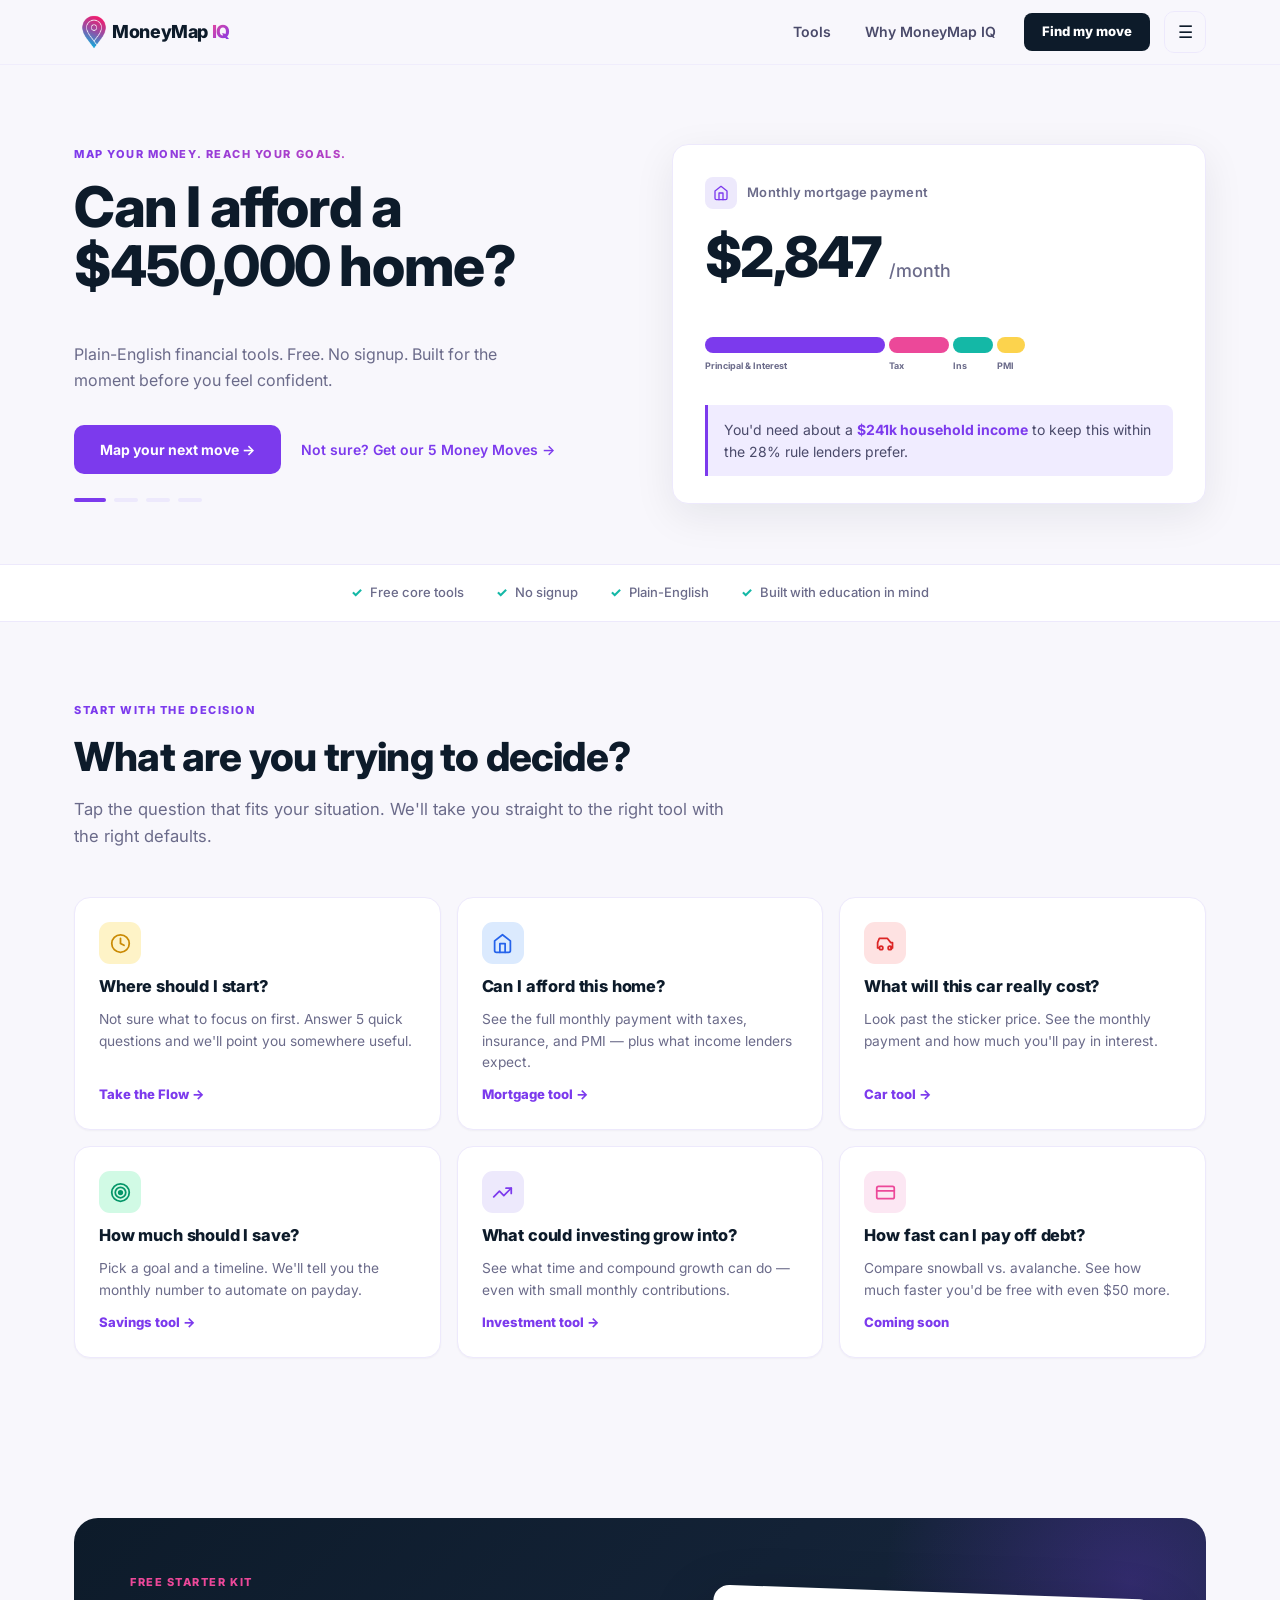
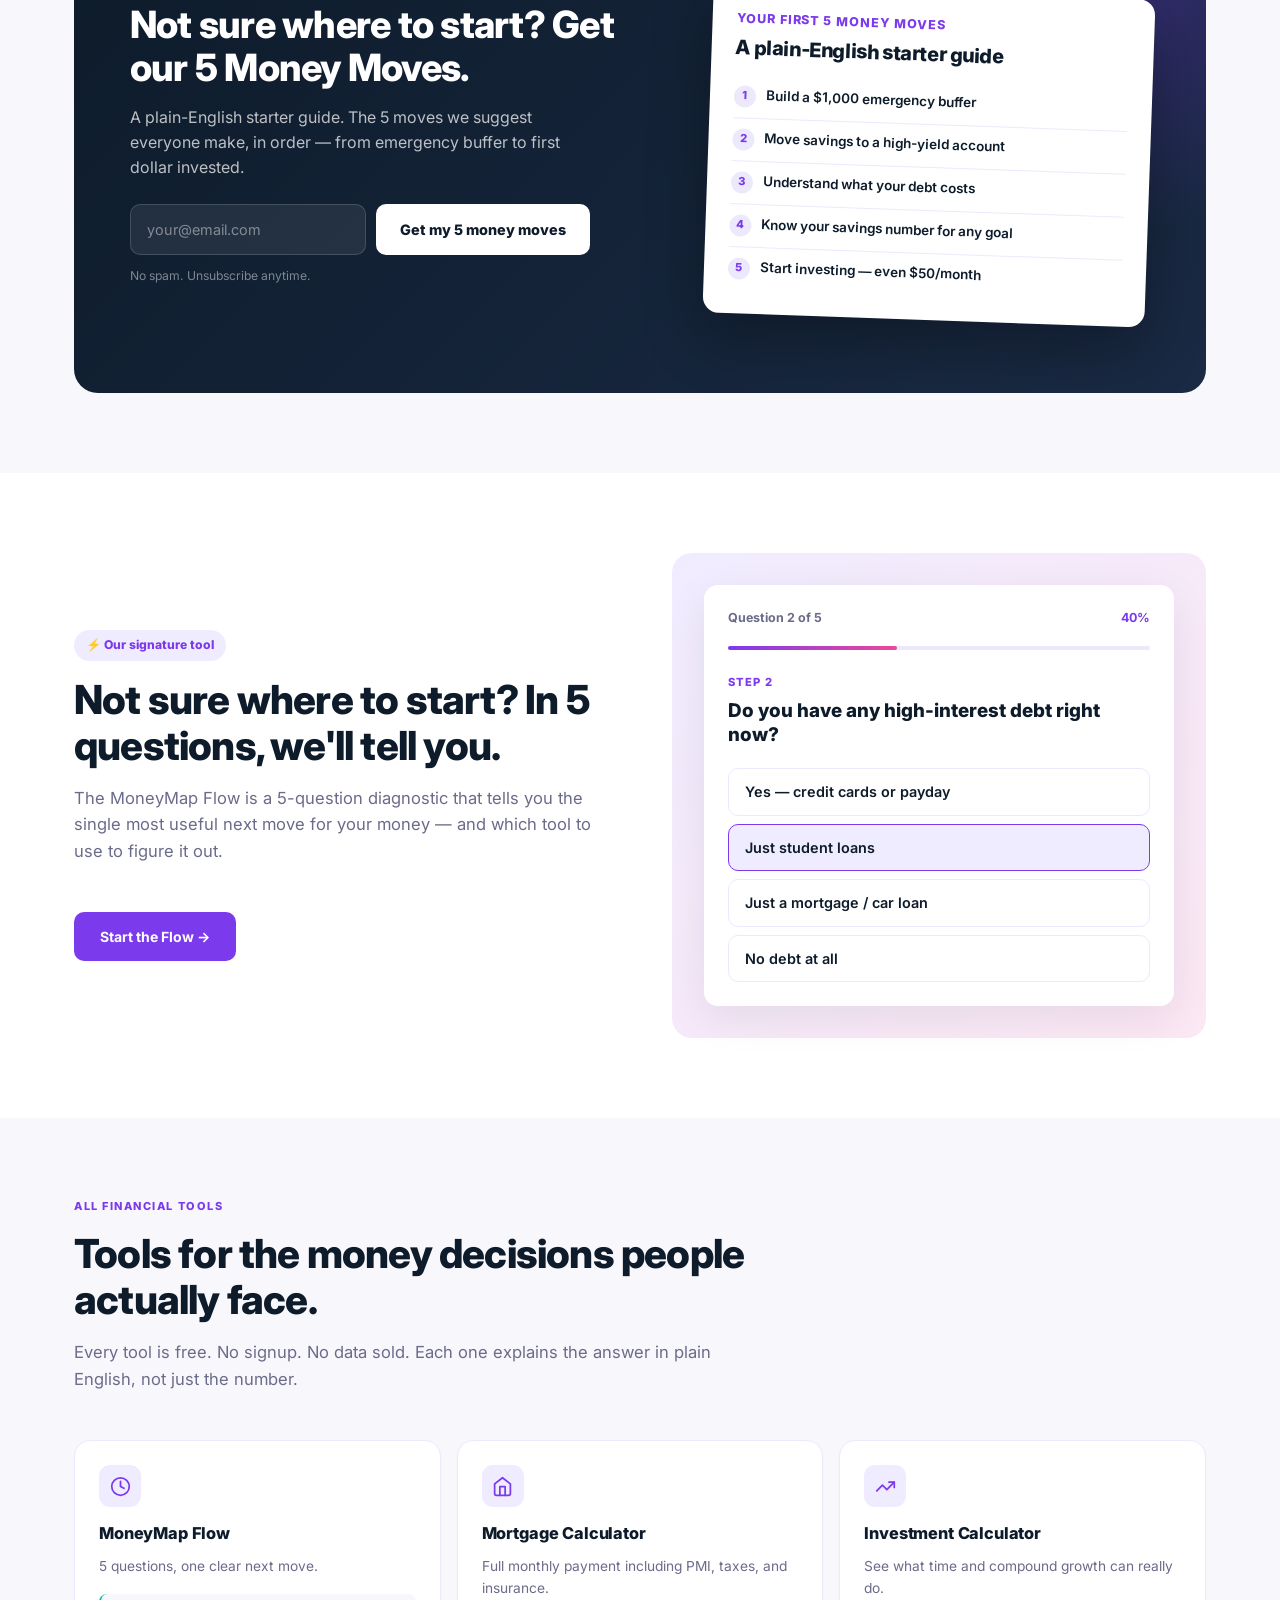
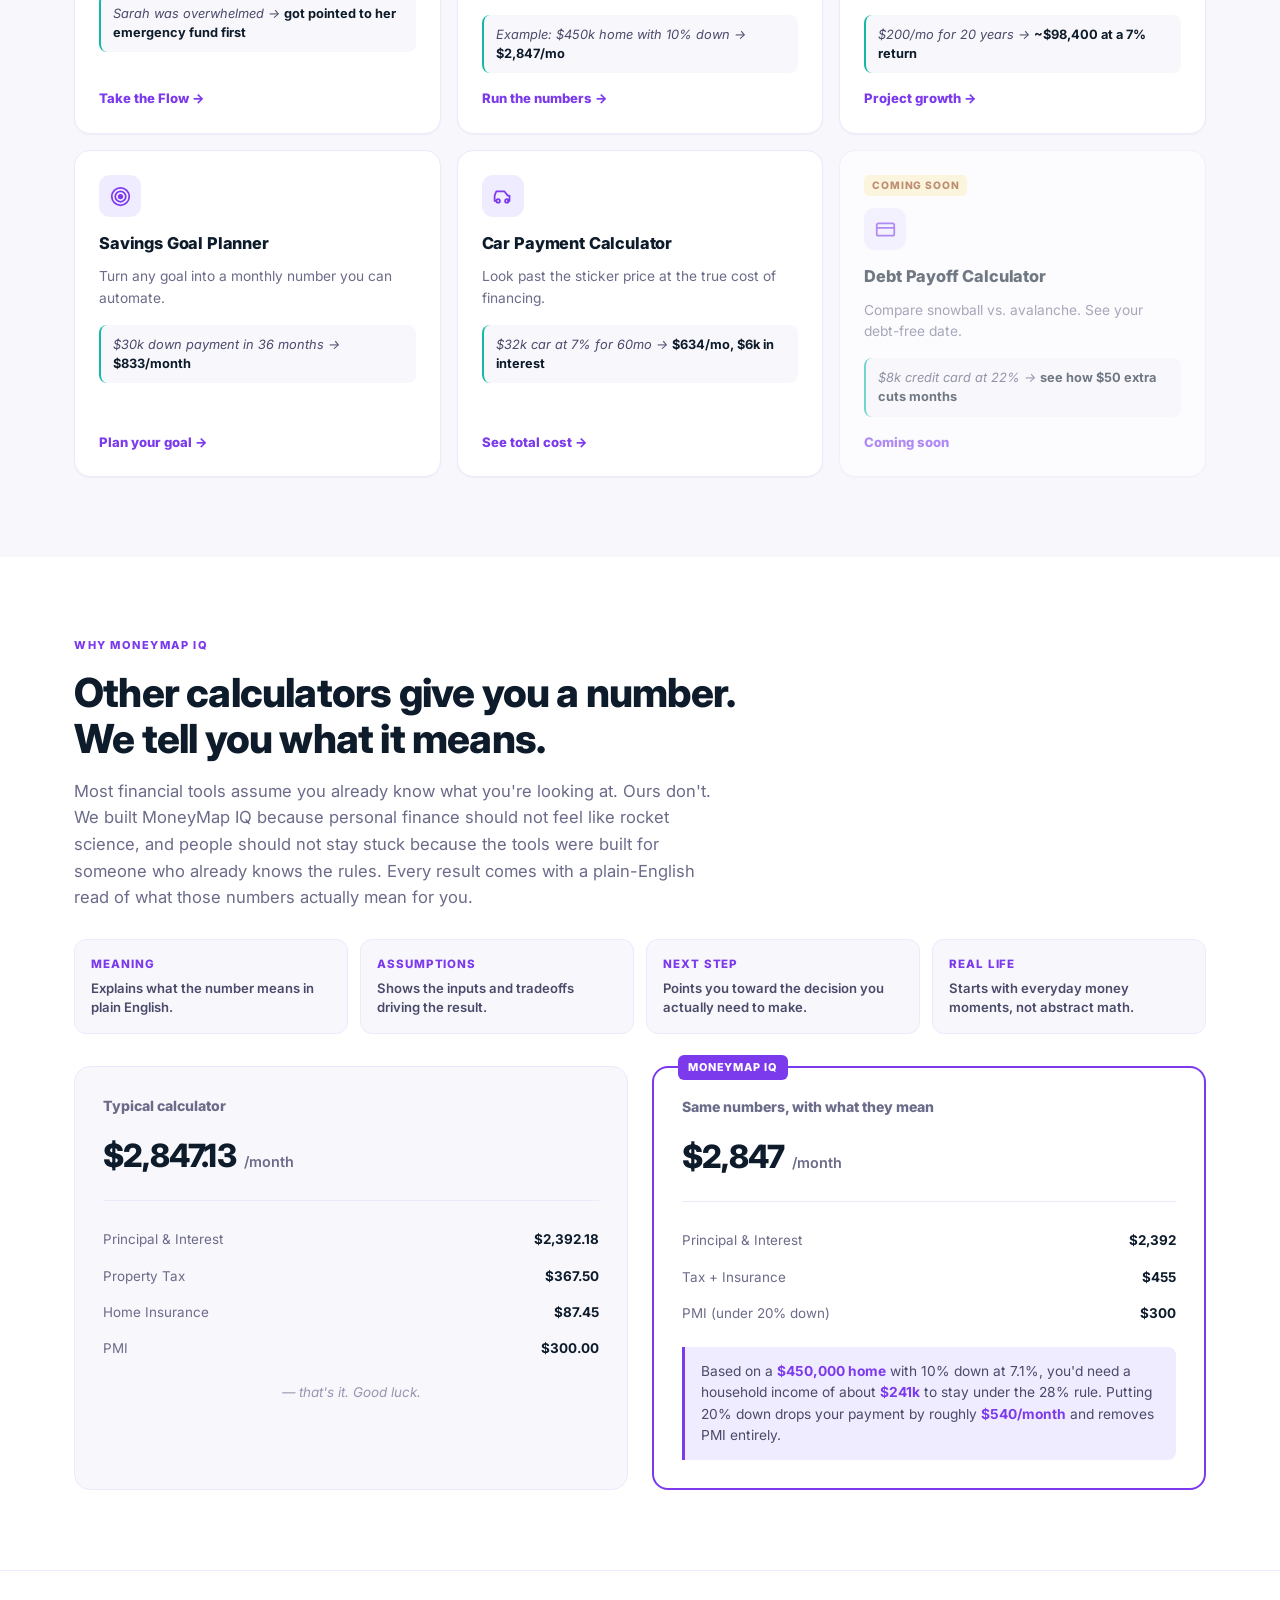
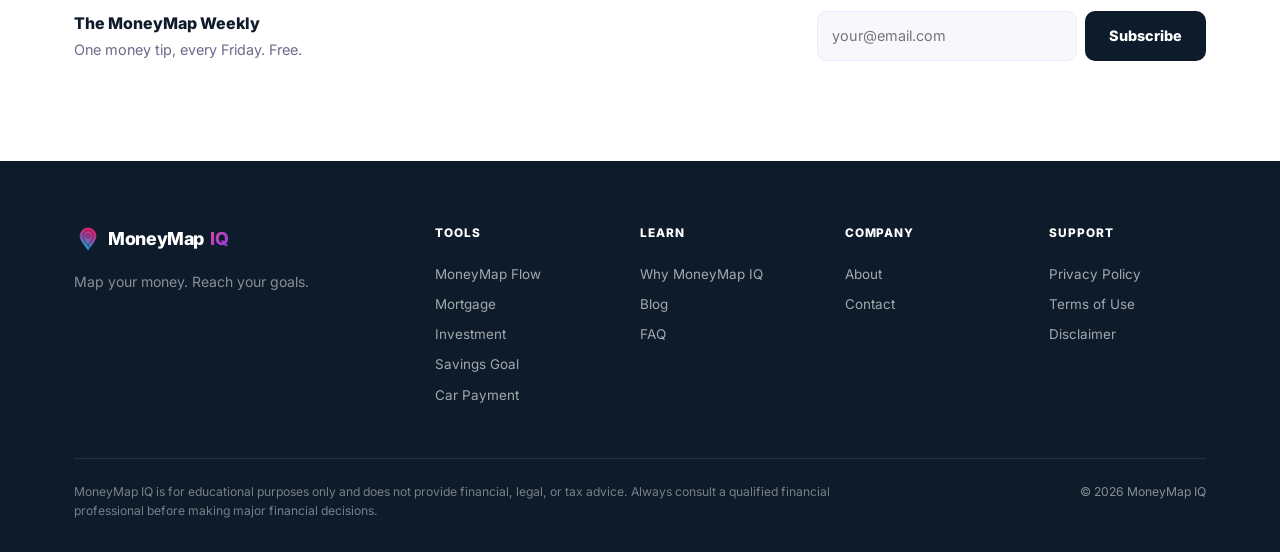
<file: index.html>
<!DOCTYPE html>
<html lang="en">
  <head>
    <meta charset="UTF-8" />
    <meta name="viewport" content="width=device-width, initial-scale=1.0" />
    <meta name="description" content="MoneyMap IQ helps you use the right financial tool for big money decisions like saving, investing, buying a home, financing a car, and paying down debt." />
    <meta name="theme-color" content="#0d1b2a" />
    <meta property="og:title" content="MoneyMap IQ" />
    <meta property="og:description" content="Use the right financial tool for your next money decision." />
    <meta property="og:url" content="https://moneymap-iq.vercel.app/" />
    <meta property="og:image" content="https://moneymap-iq.vercel.app/assets/social/moneymap-iq.png" />
    <meta property="og:image:width" content="1200" />
    <meta property="og:image:height" content="630" />
    <meta property="og:site_name" content="MoneyMap IQ" />
    <meta property="og:type" content="website" />
    <meta name="twitter:card" content="summary_large_image" />
    <meta name="twitter:title" content="MoneyMap IQ" />
    <meta name="twitter:description" content="Use the right financial tool for your next money decision." />
    <meta name="twitter:image" content="https://moneymap-iq.vercel.app/assets/social/moneymap-iq.png" />
    <title>MoneyMap IQ - Financial Decisions, Made Clearer</title>
    <link rel="stylesheet" href="style.css" />
    <link rel="icon" type="image/png" href="logo.png" />
    <link rel="apple-touch-icon" href="logo.png" />
    <link href="https://fonts.googleapis.com/css2?family=Inter:wght@400;500;600;700;800&display=swap" rel="stylesheet" />
  </head>
  <body>
    <nav class="nav">
      <div class="container nav-inner">
        <a class="nav-logo" href="index.html" aria-label="MoneyMap IQ home">
          <img src="logo.png" alt="MoneyMap IQ Logo" class="nav-logo-img" />
          <span class="nav-logo-text">
            <span class="logo-money">MoneyMap</span>
            <span class="logo-iq">IQ</span>
          </span>
        </a>
        <div class="nav-links">
          <a href="#calculators" class="nav-text-link">Tools</a>
          <a href="#why-moneymap" class="nav-text-link">Why MoneyMap IQ</a>
          <a href="#flow" class="nav-cta nav-cta-desktop">Find my move</a>
          <div class="nav-dropdown">
            <button class="nav-menu-btn" aria-label="Menu" onclick="toggleDropdown()">
              <span class="menu-icon-open">☰</span>
              <span class="menu-icon-close">×</span>
            </button>
            <div class="dropdown-panel">
              <div class="dropdown-section">
                <h4>Tools</h4>
                <a href="calculators/moneymap-flow/index.html">Your MoneyMap Flow</a>
                <a href="calculators/investment/index.html">Investment Calculator</a>
                <a href="calculators/mortgage/index.html">Mortgage Calculator</a>
                <a href="calculators/car/index.html">Car Payment Calculator</a>
                <span class="dropdown-coming">Debt Payoff Calculator <em>Coming Soon</em></span>
                <a href="calculators/savings/index.html">Savings Goal Planner</a>
              </div>
              <div class="dropdown-divider"></div>
              <div class="dropdown-section">
                <h4>Learn</h4>
                <a href="#why-moneymap">Why MoneyMap IQ Exists</a>
                <span class="dropdown-coming">How the Calculators Work <em>Coming Soon</em></span>
              </div>
              <div class="dropdown-divider"></div>
              <div class="dropdown-section">
                <h4>About</h4>
                <a href="about/index.html">About</a>
                <a href="blog/index.html">Blog</a>
              </div>
            </div>
          </div>
        </div>
      </div>
    </nav>

    <section class="hero" id="top">
      <div class="container hero-grid">
        <div class="hero-copy">
          <div class="hero-question-block">
            <p class="hero-eyebrow">Map your money. Reach your goals.</p>
            <div class="hero-question-wrap" aria-live="polite">
              <h1 class="hero-question active">Can I afford a $450,000 home?</h1>
              <h1 class="hero-question">How fast can I pay off $8,000 in credit card debt?</h1>
              <h1 class="hero-question">What does $200/month invested for 20 years become?</h1>
              <h1 class="hero-question">How much do I save monthly for a $30k down payment?</h1>
            </div>
          </div>
          <div class="hero-action-block">
            <p class="hero-support">Plain-English financial tools. Free. No signup. Built for the moment before you feel confident.</p>
            <div class="hero-cta-row">
              <a href="#decision-tiles" class="btn-primary" id="heroPrimaryCta">Map your next move →</a>
              <a href="#lead" class="btn-secondary">Not sure? Get our 5 Money Moves →</a>
            </div>
            <div class="hero-dots" aria-label="Hero question controls">
              <button class="hero-dot active" type="button" data-hero-dot="0" aria-label="Show home affordability question"></button>
              <button class="hero-dot" type="button" data-hero-dot="1" aria-label="Show debt payoff question"></button>
              <button class="hero-dot" type="button" data-hero-dot="2" aria-label="Show investment growth question"></button>
              <button class="hero-dot" type="button" data-hero-dot="3" aria-label="Show down payment savings question"></button>
            </div>
          </div>
        </div>

        <div class="result-card-wrap" aria-live="polite">
          <article class="result-card active" data-hero-card="0">
            <div class="result-label">
              <span class="result-icon" aria-hidden="true">
                <svg viewBox="0 0 24 24" fill="none" stroke="currentColor" stroke-width="2"><path d="M3 9l9-7 9 7v11a2 2 0 0 1-2 2H5a2 2 0 0 1-2-2z"/><polyline points="9 22 9 12 15 12 15 22"/></svg>
              </span>
              <span class="result-label-text">Monthly mortgage payment</span>
            </div>
            <div class="result-number-row">
              <span class="result-number" data-target="2847" data-prefix="$">$0</span>
              <span class="result-unit">/month</span>
            </div>
            <svg class="result-viz" viewBox="0 0 320 80" preserveAspectRatio="xMinYMid meet" role="img" aria-label="Mortgage payment breakdown">
              <rect x="0" y="32" width="180" height="16" rx="8" fill="#7C3AED"/>
              <rect x="184" y="32" width="60" height="16" rx="8" fill="#EC4899"/>
              <rect x="248" y="32" width="40" height="16" rx="8" fill="#14B8A6"/>
              <rect x="292" y="32" width="28" height="16" rx="8" fill="#fcd34d"/>
              <text x="0" y="64">Principal &amp; Interest</text>
              <text x="184" y="64">Tax</text>
              <text x="248" y="64">Ins</text>
              <text x="292" y="64">PMI</text>
            </svg>
            <p class="result-interp">You'd need about a <strong>$241k household income</strong> to keep this within the 28% rule lenders prefer.</p>
          </article>

          <article class="result-card" data-hero-card="1">
            <div class="result-label">
              <span class="result-icon" aria-hidden="true">
                <svg viewBox="0 0 24 24" fill="none" stroke="currentColor" stroke-width="2"><rect x="2" y="5" width="20" height="14" rx="2"/><line x1="2" y1="10" x2="22" y2="10"/></svg>
              </span>
              <span class="result-label-text">Months to debt-free</span>
            </div>
            <div class="result-number-row">
              <span class="result-number" data-target="18">0</span>
              <span class="result-unit">months</span>
            </div>
            <svg class="result-viz debt-viz" viewBox="0 0 320 80" preserveAspectRatio="xMinYMid meet" role="img" aria-label="Debt payoff progress">
              <defs><linearGradient id="debtGradient" x1="0" x2="1"><stop offset="0" stop-color="#7C3AED"/><stop offset="1" stop-color="#EC4899"/></linearGradient></defs>
              <rect x="0" y="36" width="320" height="8" rx="4" fill="#ede9fc"/>
              <rect x="0" y="36" width="320" height="8" rx="4" fill="url(#debtGradient)"/>
              <text x="0" y="20" fill="#0d1b2a">$8,000</text>
              <text x="290" y="20" fill="#10b981">$0</text>
              <text x="0" y="64">Today</text>
              <text x="285" y="64">Month 18</text>
            </svg>
            <p class="result-interp">Paying <strong>$500/month</strong> on $8,000 at 22% APR. You'd save about <strong>$1,400 in interest</strong> vs. minimums.</p>
          </article>

          <article class="result-card" data-hero-card="2">
            <div class="result-label">
              <span class="result-icon" aria-hidden="true">
                <svg viewBox="0 0 24 24" fill="none" stroke="currentColor" stroke-width="2"><polyline points="22 7 13.5 15.5 8.5 10.5 2 17"/><polyline points="16 7 22 7 22 13"/></svg>
              </span>
              <span class="result-label-text">In 20 years, you'd have</span>
            </div>
            <div class="result-number-row">
              <span class="result-number" data-target="98400" data-prefix="$">$0</span>
            </div>
            <svg class="result-viz" viewBox="0 0 320 80" preserveAspectRatio="xMinYMid meet" role="img" aria-label="Investment growth curve">
              <defs><linearGradient id="investGradient" x1="0" x2="0" y1="0" y2="1"><stop offset="0" stop-color="#7C3AED" stop-opacity=".32"/><stop offset="1" stop-color="#7C3AED" stop-opacity="0"/></linearGradient></defs>
              <path class="chart-area" d="M0 70 Q80 65 120 55 T220 30 T320 10 L320 80 L0 80Z" fill="url(#investGradient)"/>
              <path class="chart-line" d="M0 70 Q80 65 120 55 T220 30 T320 10"/>
              <circle class="chart-dot" cx="320" cy="10" r="4"/>
            </svg>
            <p class="result-interp"><strong>$48k of that is growth.</strong> $200/month invested at a 7% average return — time is doing most of the work.</p>
          </article>

          <article class="result-card" data-hero-card="3">
            <div class="result-label">
              <span class="result-icon" aria-hidden="true">
                <svg viewBox="0 0 24 24" fill="none" stroke="currentColor" stroke-width="2"><circle cx="12" cy="12" r="10"/><circle cx="12" cy="12" r="6"/><circle cx="12" cy="12" r="2" fill="currentColor"/></svg>
              </span>
              <span class="result-label-text">Save per month</span>
            </div>
            <div class="result-number-row">
              <span class="result-number" data-target="833" data-prefix="$">$0</span>
              <span class="result-unit">/month</span>
            </div>
            <svg class="result-viz result-bars" viewBox="0 0 320 80" preserveAspectRatio="xMinYMid meet" role="img" aria-label="Savings progress bars">
              <rect x="0" y="60" width="24" height="14" rx="2" fill="#ede9fc"/>
              <rect x="30" y="50" width="24" height="24" rx="2" fill="#ede9fc"/>
              <rect x="60" y="42" width="24" height="32" rx="2" fill="#c4b5fd"/>
              <rect x="90" y="34" width="24" height="40" rx="2" fill="#c4b5fd"/>
              <rect x="120" y="26" width="24" height="48" rx="2" fill="#a78bfa"/>
              <rect x="150" y="18" width="24" height="56" rx="2" fill="#a78bfa"/>
              <rect x="180" y="14" width="24" height="60" rx="2" fill="#8b5cf6"/>
              <rect x="210" y="10" width="24" height="64" rx="2" fill="#8b5cf6"/>
              <rect x="240" y="6" width="24" height="68" rx="2" fill="#7C3AED"/>
              <rect x="270" y="2" width="24" height="72" rx="2" fill="#7C3AED"/>
            </svg>
            <p class="result-interp">To hit <strong>$30,000 in 36 months</strong>. Automate it on payday — money without a job tends to get spent.</p>
          </article>
        </div>
      </div>
    </section>

    <div class="trust">
      <div class="container trust-inner">
        <div class="trust-pill"><span>✓</span> Free core tools</div>
        <div class="trust-pill"><span>✓</span> No signup</div>
        <div class="trust-pill"><span>✓</span> Plain-English</div>
        <div class="trust-pill"><span>✓</span> Built with education in mind</div>
      </div>
    </div>

    <section class="decision-tiles" id="decision-tiles">
      <div class="container">
        <p class="sec-eyebrow">Start with the decision</p>
        <h2 class="sec-heading">What are you trying to decide?</h2>
        <p class="sec-sub">Tap the question that fits your situation. We'll take you straight to the right tool with the right defaults.</p>
        <div class="tiles">
          <a href="calculators/moneymap-flow/index.html" class="tile t1">
            <span class="tile-icon" aria-hidden="true"><svg viewBox="0 0 24 24" fill="none" stroke="currentColor" stroke-width="2"><circle cx="12" cy="12" r="10"/><path d="M12 6v6l4 2"/></svg></span>
            <span class="tile-q">Where should I start?</span>
            <span class="tile-sub">Not sure what to focus on first. Answer 5 quick questions and we'll point you somewhere useful.</span>
            <span class="tile-arrow">Take the Flow →</span>
          </a>
          <a href="calculators/mortgage/index.html?home=450000&amp;down=10&amp;rate=7.1" class="tile t2">
            <span class="tile-icon" aria-hidden="true"><svg viewBox="0 0 24 24" fill="none" stroke="currentColor" stroke-width="2"><path d="M3 9l9-7 9 7v11a2 2 0 0 1-2 2H5a2 2 0 0 1-2-2z"/><polyline points="9 22 9 12 15 12 15 22"/></svg></span>
            <span class="tile-q">Can I afford this home?</span>
            <span class="tile-sub">See the full monthly payment with taxes, insurance, and PMI — plus what income lenders expect.</span>
            <span class="tile-arrow">Mortgage tool →</span>
          </a>
          <a href="calculators/car/index.html" class="tile t3">
            <span class="tile-icon" aria-hidden="true"><svg viewBox="0 0 24 24" fill="none" stroke="currentColor" stroke-width="2"><circle cx="7" cy="17" r="2"/><circle cx="17" cy="17" r="2"/><path d="M5 17H3v-6l2-5h9l4 5h2v6h-2"/></svg></span>
            <span class="tile-q">What will this car really cost?</span>
            <span class="tile-sub">Look past the sticker price. See the monthly payment and how much you'll pay in interest.</span>
            <span class="tile-arrow">Car tool →</span>
          </a>
          <a href="calculators/savings/index.html?goal=30000&amp;months=36" class="tile t4">
            <span class="tile-icon" aria-hidden="true"><svg viewBox="0 0 24 24" fill="none" stroke="currentColor" stroke-width="2"><circle cx="12" cy="12" r="10"/><circle cx="12" cy="12" r="6"/><circle cx="12" cy="12" r="2" fill="currentColor"/></svg></span>
            <span class="tile-q">How much should I save?</span>
            <span class="tile-sub">Pick a goal and a timeline. We'll tell you the monthly number to automate on payday.</span>
            <span class="tile-arrow">Savings tool →</span>
          </a>
          <a href="calculators/investment/index.html?monthly=200&amp;years=20&amp;rate=7" class="tile t5">
            <span class="tile-icon" aria-hidden="true"><svg viewBox="0 0 24 24" fill="none" stroke="currentColor" stroke-width="2"><polyline points="22 7 13.5 15.5 8.5 10.5 2 17"/><polyline points="16 7 22 7 22 13"/></svg></span>
            <span class="tile-q">What could investing grow into?</span>
            <span class="tile-sub">See what time and compound growth can do — even with small monthly contributions.</span>
            <span class="tile-arrow">Investment tool →</span>
          </a>
          <a href="calculators/savings/index.html?goal=8000&amp;months=18" class="tile t6">
            <span class="tile-icon" aria-hidden="true"><svg viewBox="0 0 24 24" fill="none" stroke="currentColor" stroke-width="2"><rect x="2" y="5" width="20" height="14" rx="2"/><line x1="2" y1="10" x2="22" y2="10"/></svg></span>
            <span class="tile-q">How fast can I pay off debt?</span>
            <span class="tile-sub">Compare snowball vs. avalanche. See how much faster you'd be free with even $50 more.</span>
            <span class="tile-arrow">Coming soon</span>
          </a>
        </div>
      </div>
    </section>

    <section class="lead-section email-capture-strip" id="lead">
      <div class="container">
        <div class="lead-card">
          <div class="lead-copy">
            <p class="lead-eye">Free starter kit</p>
            <h2>Not sure where to start? Get our 5 Money Moves.</h2>
            <p>A plain-English starter guide. The 5 moves we suggest everyone make, in order — from emergency buffer to first dollar invested.</p>
            <div class="lead-form">
              <input class="lead-input" type="email" id="hero-email" placeholder="your@email.com" autocomplete="email" />
              <button class="lead-submit" type="button" onclick="handleHeroSubmit()">Get my 5 money moves</button>
            </div>
            <div class="lead-fine">No spam. Unsubscribe anytime.</div>
            <p id="hero-msg" class="capture-msg"></p>
          </div>
          <div class="lead-preview" aria-label="Five Money Moves preview">
            <p class="lead-preview-h">Your first 5 money moves</p>
            <h3>A plain-English starter guide</h3>
            <div class="lead-move"><span>1</span><p>Build a $1,000 emergency buffer</p></div>
            <div class="lead-move"><span>2</span><p>Move savings to a high-yield account</p></div>
            <div class="lead-move"><span>3</span><p>Understand what your debt costs</p></div>
            <div class="lead-move"><span>4</span><p>Know your savings number for any goal</p></div>
            <div class="lead-move"><span>5</span><p>Start investing — even $50/month</p></div>
          </div>
        </div>
      </div>
    </section>

    <section class="flow-section" id="flow">
      <div class="container flow-grid">
        <div>
          <div class="flow-tag">⚡ Our signature tool</div>
          <h2 class="sec-heading">Not sure where to start? In 5 questions, we'll tell you.</h2>
          <p class="sec-sub">The MoneyMap Flow is a 5-question diagnostic that tells you the single most useful next move for your money — and which tool to use to figure it out.</p>
          <a href="calculators/moneymap-flow/index.html" class="btn-primary">Start the Flow →</a>
        </div>
        <div class="flow-mock" aria-label="MoneyMap Flow preview">
          <div class="flow-mock-card">
            <div class="flow-progress">
              <span>Question 2 of 5</span>
              <strong>40%</strong>
            </div>
            <div class="flow-bar"><span></span></div>
            <p class="flow-q-num">Step 2</p>
            <h3>Do you have any high-interest debt right now?</h3>
            <div class="flow-options">
              <span>Yes — credit cards or payday</span>
              <span class="selected">Just student loans</span>
              <span>Just a mortgage / car loan</span>
              <span>No debt at all</span>
            </div>
          </div>
        </div>
      </div>
    </section>

    <section class="tools-section" id="calculators">
      <div class="container">
        <p class="sec-eyebrow">All financial tools</p>
        <h2 class="sec-heading">Tools for the money decisions people actually face.</h2>
        <p class="sec-sub">Every tool is free. No signup. No data sold. Each one explains the answer in plain English, not just the number.</p>
        <div class="tools-grid">
          <a href="calculators/moneymap-flow/index.html" class="tool-card">
            <span class="tool-icon-wrap" aria-hidden="true"><svg viewBox="0 0 24 24" fill="none" stroke="currentColor" stroke-width="2"><circle cx="12" cy="12" r="10"/><path d="M12 6v6l4 2"/></svg></span>
            <h3>MoneyMap Flow</h3>
            <p>5 questions, one clear next move.</p>
            <div class="tool-example">Sarah was overwhelmed → <strong>got pointed to her emergency fund first</strong></div>
            <span class="tool-cta">Take the Flow →</span>
          </a>
          <a href="calculators/mortgage/index.html" class="tool-card">
            <span class="tool-icon-wrap" aria-hidden="true"><svg viewBox="0 0 24 24" fill="none" stroke="currentColor" stroke-width="2"><path d="M3 9l9-7 9 7v11a2 2 0 0 1-2 2H5a2 2 0 0 1-2-2z"/><polyline points="9 22 9 12 15 12 15 22"/></svg></span>
            <h3>Mortgage Calculator</h3>
            <p>Full monthly payment including PMI, taxes, and insurance.</p>
            <div class="tool-example">Example: $450k home with 10% down → <strong>$2,847/mo</strong></div>
            <span class="tool-cta">Run the numbers →</span>
          </a>
          <a href="calculators/investment/index.html" class="tool-card">
            <span class="tool-icon-wrap" aria-hidden="true"><svg viewBox="0 0 24 24" fill="none" stroke="currentColor" stroke-width="2"><polyline points="22 7 13.5 15.5 8.5 10.5 2 17"/><polyline points="16 7 22 7 22 13"/></svg></span>
            <h3>Investment Calculator</h3>
            <p>See what time and compound growth can really do.</p>
            <div class="tool-example">$200/mo for 20 years → <strong>~$98,400 at a 7% return</strong></div>
            <span class="tool-cta">Project growth →</span>
          </a>
          <a href="calculators/savings/index.html" class="tool-card">
            <span class="tool-icon-wrap" aria-hidden="true"><svg viewBox="0 0 24 24" fill="none" stroke="currentColor" stroke-width="2"><circle cx="12" cy="12" r="10"/><circle cx="12" cy="12" r="6"/><circle cx="12" cy="12" r="2" fill="currentColor"/></svg></span>
            <h3>Savings Goal Planner</h3>
            <p>Turn any goal into a monthly number you can automate.</p>
            <div class="tool-example">$30k down payment in 36 months → <strong>$833/month</strong></div>
            <span class="tool-cta">Plan your goal →</span>
          </a>
          <a href="calculators/car/index.html" class="tool-card">
            <span class="tool-icon-wrap" aria-hidden="true"><svg viewBox="0 0 24 24" fill="none" stroke="currentColor" stroke-width="2"><circle cx="7" cy="17" r="2"/><circle cx="17" cy="17" r="2"/><path d="M5 17H3v-6l2-5h9l4 5h2v6h-2"/></svg></span>
            <h3>Car Payment Calculator</h3>
            <p>Look past the sticker price at the true cost of financing.</p>
            <div class="tool-example">$32k car at 7% for 60mo → <strong>$634/mo, $6k in interest</strong></div>
            <span class="tool-cta">See total cost →</span>
          </a>
          <div class="tool-card soon">
            <span class="tool-badge">Coming soon</span>
            <span class="tool-icon-wrap" aria-hidden="true"><svg viewBox="0 0 24 24" fill="none" stroke="currentColor" stroke-width="2"><rect x="2" y="5" width="20" height="14" rx="2"/><line x1="2" y1="10" x2="22" y2="10"/></svg></span>
            <h3>Debt Payoff Calculator</h3>
            <p>Compare snowball vs. avalanche. See your debt-free date.</p>
            <div class="tool-example">$8k credit card at 22% → <strong>see how $50 extra cuts months</strong></div>
            <span class="tool-cta">Coming soon</span>
          </div>
        </div>
      </div>
    </section>

    <section class="promise-section" id="why-moneymap">
      <div class="container">
        <p class="sec-eyebrow">Why MoneyMap IQ</p>
        <h2 class="sec-heading">Other calculators give you a number. We tell you what it means.</h2>
        <p class="sec-sub">Most financial tools assume you already know what you're looking at. Ours don't. We built MoneyMap IQ because personal finance should not feel like rocket science, and people should not stay stuck because the tools were built for someone who already knows the rules. Every result comes with a plain-English read of what those numbers actually mean for you.</p>
        <div class="promise-points" aria-label="What makes MoneyMap IQ different">
          <div class="promise-point">
            <span>Meaning</span>
            <p>Explains what the number means in plain English.</p>
          </div>
          <div class="promise-point">
            <span>Assumptions</span>
            <p>Shows the inputs and tradeoffs driving the result.</p>
          </div>
          <div class="promise-point">
            <span>Next step</span>
            <p>Points you toward the decision you actually need to make.</p>
          </div>
          <div class="promise-point">
            <span>Real life</span>
            <p>Starts with everyday money moments, not abstract math.</p>
          </div>
        </div>
        <div class="promise-compare">
          <div class="compare-card">
            <p class="compare-h">Typical calculator</p>
            <div class="compare-num-row"><strong>$2,847.13</strong><span>/month</span></div>
            <div class="compare-line"><span>Principal &amp; Interest</span><strong>$2,392.18</strong></div>
            <div class="compare-line"><span>Property Tax</span><strong>$367.50</strong></div>
            <div class="compare-line"><span>Home Insurance</span><strong>$87.45</strong></div>
            <div class="compare-line"><span>PMI</span><strong>$300.00</strong></div>
            <p class="compare-empty">— that's it. Good luck.</p>
          </div>
          <div class="compare-card ours">
            <span class="compare-tag">MoneyMap IQ</span>
            <p class="compare-h">Same numbers, with what they mean</p>
            <div class="compare-num-row"><strong>$2,847</strong><span>/month</span></div>
            <div class="compare-line"><span>Principal &amp; Interest</span><strong>$2,392</strong></div>
            <div class="compare-line"><span>Tax + Insurance</span><strong>$455</strong></div>
            <div class="compare-line"><span>PMI (under 20% down)</span><strong>$300</strong></div>
            <p class="compare-interp">Based on a <strong>$450,000 home</strong> with 10% down at 7.1%, you'd need a household income of about <strong>$241k</strong> to stay under the 28% rule. Putting 20% down drops your payment by roughly <strong>$540/month</strong> and removes PMI entirely.</p>
          </div>
        </div>
      </div>
    </section>

    <div class="weekly footer-capture">
      <div class="container weekly-inner">
        <div class="weekly-text">
          <strong>The MoneyMap Weekly</strong>
          <span>One money tip, every Friday. Free.</span>
        </div>
        <div class="weekly-form">
          <input type="email" id="footer-email" placeholder="your@email.com" autocomplete="email" />
          <button type="button" onclick="handleFooterSubmit()">Subscribe</button>
        </div>
        <p id="footer-msg" class="capture-msg"></p>
      </div>
    </div>

    <footer class="footer">
      <div class="container footer-inner">
        <div class="footer-columns">
          <div class="footer-brand">
            <a class="footer-logo" href="index.html">
              <img src="logo.png" alt="MoneyMap IQ Logo" class="footer-logo-img" />
              <span class="logo-money">MoneyMap</span>
              <span class="logo-iq">IQ</span>
            </a>
            <p class="foot-tagline">Map your money. Reach your goals.</p>
          </div>
          <div class="footer-col">
            <h4>Tools</h4>
            <a href="calculators/moneymap-flow/index.html">MoneyMap Flow</a>
            <a href="calculators/mortgage/index.html">Mortgage</a>
            <a href="calculators/investment/index.html">Investment</a>
            <a href="calculators/savings/index.html">Savings Goal</a>
            <a href="calculators/car/index.html">Car Payment</a>
          </div>
          <div class="footer-col">
            <h4>Learn</h4>
            <a href="#why-moneymap">Why MoneyMap IQ</a>
            <a href="blog/index.html">Blog</a>
            <a href="faq/index.html">FAQ</a>
          </div>
          <div class="footer-col">
            <h4>Company</h4>
            <a href="about/index.html">About</a>
            <a href="contact/index.html">Contact</a>
          </div>
          <div class="footer-col">
            <h4>Support</h4>
            <a href="privacy/index.html">Privacy Policy</a>
            <a href="terms/index.html">Terms of Use</a>
            <a href="disclaimer/index.html">Disclaimer</a>
          </div>
        </div>
        <div class="footer-bottom">
          <p class="footer-disclaimer">MoneyMap IQ is for educational purposes only and does not provide financial, legal, or tax advice. Always consult a qualified financial professional before making major financial decisions.</p>
          <p class="footer-copy">&copy; 2026 MoneyMap IQ</p>
        </div>
      </div>
    </footer>

    <script src="js/email-capture.js"></script>
    <script>
      function toggleDropdown() {
        document.querySelector('.nav-dropdown').classList.toggle('open');
      }

      function easeOutCubic(t) {
        return 1 - Math.pow(1 - t, 3);
      }

      function animateHeroNumber(card) {
        const el = card.querySelector('.result-number');
        if (!el) return;
        const target = Number(el.dataset.target || 0);
        const prefix = el.dataset.prefix || '';
        if (window.matchMedia && window.matchMedia('(prefers-reduced-motion: reduce)').matches) {
          el.textContent = prefix + Math.round(target).toLocaleString('en-US');
          return;
        }
        const start = performance.now();
        const duration = 850;

        function tick(now) {
          const progress = Math.min(1, (now - start) / duration);
          const value = Math.round(target * easeOutCubic(progress));
          el.textContent = prefix + value.toLocaleString('en-US');
          if (progress < 1) requestAnimationFrame(tick);
        }

        requestAnimationFrame(tick);
      }

      function initHeroRotator() {
        const hero = document.querySelector('.hero');
        const questions = Array.from(document.querySelectorAll('.hero-question'));
        const cards = Array.from(document.querySelectorAll('[data-hero-card]'));
        const dots = Array.from(document.querySelectorAll('[data-hero-dot]'));
        const reduceMotion = window.matchMedia && window.matchMedia('(prefers-reduced-motion: reduce)').matches;
        let current = 0;
        let timer = null;

        function show(index) {
          current = index;
          questions.forEach((item, itemIndex) => item.classList.toggle('active', itemIndex === current));
          cards.forEach((item, itemIndex) => item.classList.toggle('active', itemIndex === current));
          dots.forEach((item, itemIndex) => item.classList.toggle('active', itemIndex === current));
          animateHeroNumber(cards[current]);
        }

        function start() {
          if (reduceMotion) return;
          clearInterval(timer);
          timer = setInterval(() => show((current + 1) % questions.length), 4000);
        }

        function stop() {
          clearInterval(timer);
        }

        dots.forEach((dot, index) => {
          dot.addEventListener('click', () => {
            stop();
            show(index);
            start();
          });
        });

        if (hero) {
          hero.addEventListener('mouseenter', stop);
          hero.addEventListener('mouseleave', start);
        }

        show(0);
        start();
      }

      document.addEventListener('DOMContentLoaded', initHeroRotator);

      document.addEventListener('click', function(e) {
        const dropdown = document.querySelector('.nav-dropdown');
        if (dropdown && !dropdown.contains(e.target)) dropdown.classList.remove('open');
      });

      document.querySelectorAll('.dropdown-panel a').forEach(function(link) {
        link.addEventListener('click', function() {
          document.querySelector('.nav-dropdown').classList.remove('open');
        });
      });
    </script>
  </body>
</html>
</file>
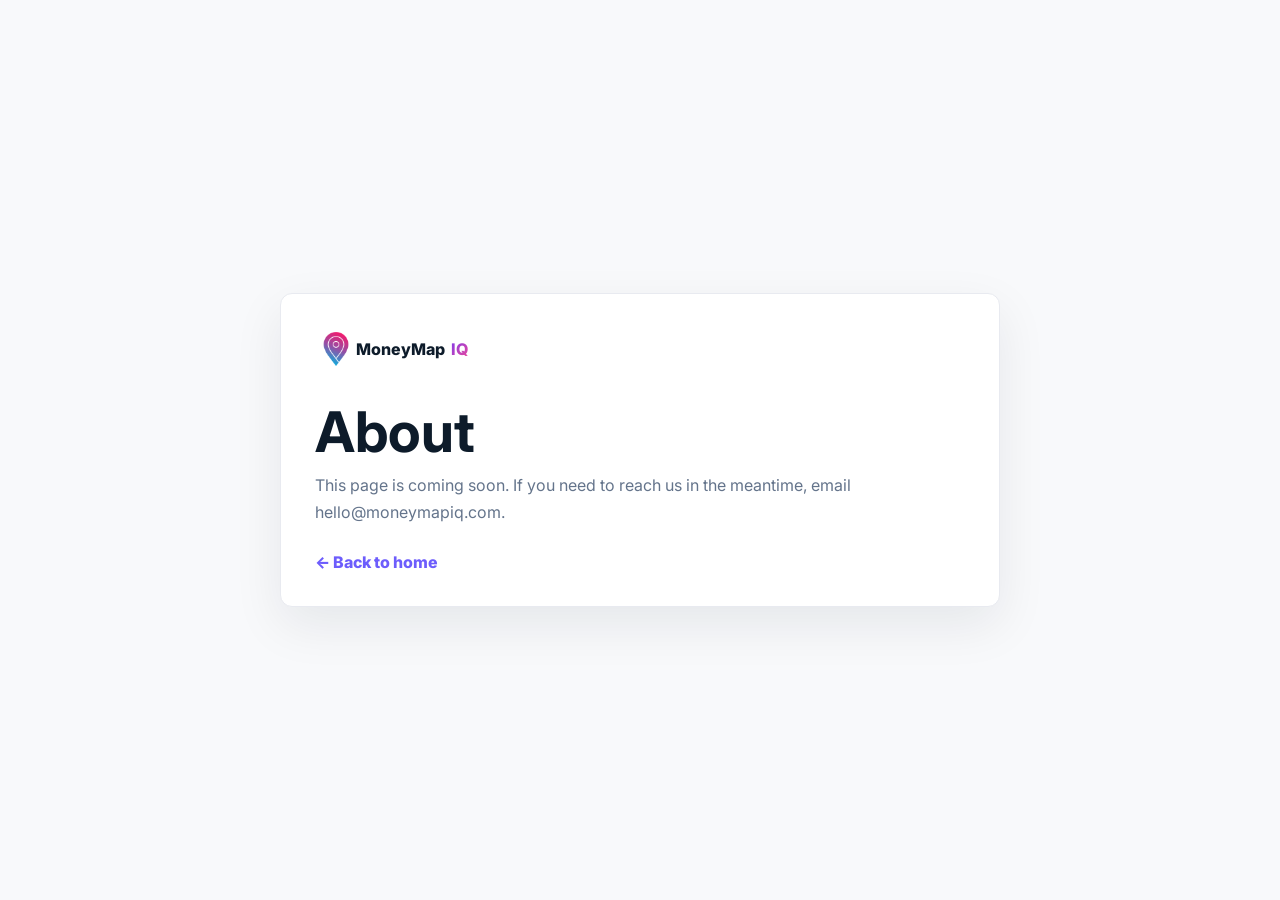
<file: about/index.html>
<!DOCTYPE html>
<html lang="en">
  <head>
    <meta charset="UTF-8" />
    <meta name="viewport" content="width=device-width, initial-scale=1.0" />
    <title>About - MoneyMap IQ</title>
    <link rel="icon" type="image/png" href="../logo.png" />
    <link rel="apple-touch-icon" href="../logo.png" />
    <link href="https://fonts.googleapis.com/css2?family=Inter:wght@400;600;700;800&display=swap" rel="stylesheet" />
    <style>
      * { box-sizing: border-box; margin: 0; padding: 0; }
      body { min-height: 100vh; display: grid; place-items: center; padding: 24px; background: #f8f9fb; color: #0D1B2A; font-family: Inter, -apple-system, BlinkMacSystemFont, sans-serif; }
      main { width: min(100%, 720px); padding: 34px; border: 1px solid #e8eaf0; border-radius: 12px; background: #fff; box-shadow: 0 18px 50px rgba(15, 23, 42, 0.08); }
      .wordmark { display: inline-flex; align-items: center; gap: 6px; margin-bottom: 34px; color: inherit; text-decoration: none; font-weight: 800; }
      .wordmark img { width: 42px; height: 42px; object-fit: contain; margin-right: -7px; }
      .iq { background: linear-gradient(135deg, #7C3AED, #EC4899); -webkit-background-clip: text; -webkit-text-fill-color: transparent; }
      h1 { margin-bottom: 12px; font-size: clamp(2rem, 6vw, 3.5rem); line-height: 1; letter-spacing: 0; }
      p { max-width: 560px; color: #64748b; font-size: 1rem; line-height: 1.7; }
      .back { display: inline-flex; margin-top: 26px; color: #6d5dfc; font-weight: 800; text-decoration: none; }
    </style>
  </head>
  <body>
    <main>
      <a class="wordmark" href="../index.html"><img src="../logo.png" alt="MoneyMap IQ Logo" /><span>MoneyMap</span><span class="iq">IQ</span></a>
      <h1>About</h1>
      <p>This page is coming soon. If you need to reach us in the meantime, email hello@moneymapiq.com.</p>
      <a class="back" href="../index.html">&larr; Back to home</a>
    </main>
  </body>
</html>
</file>
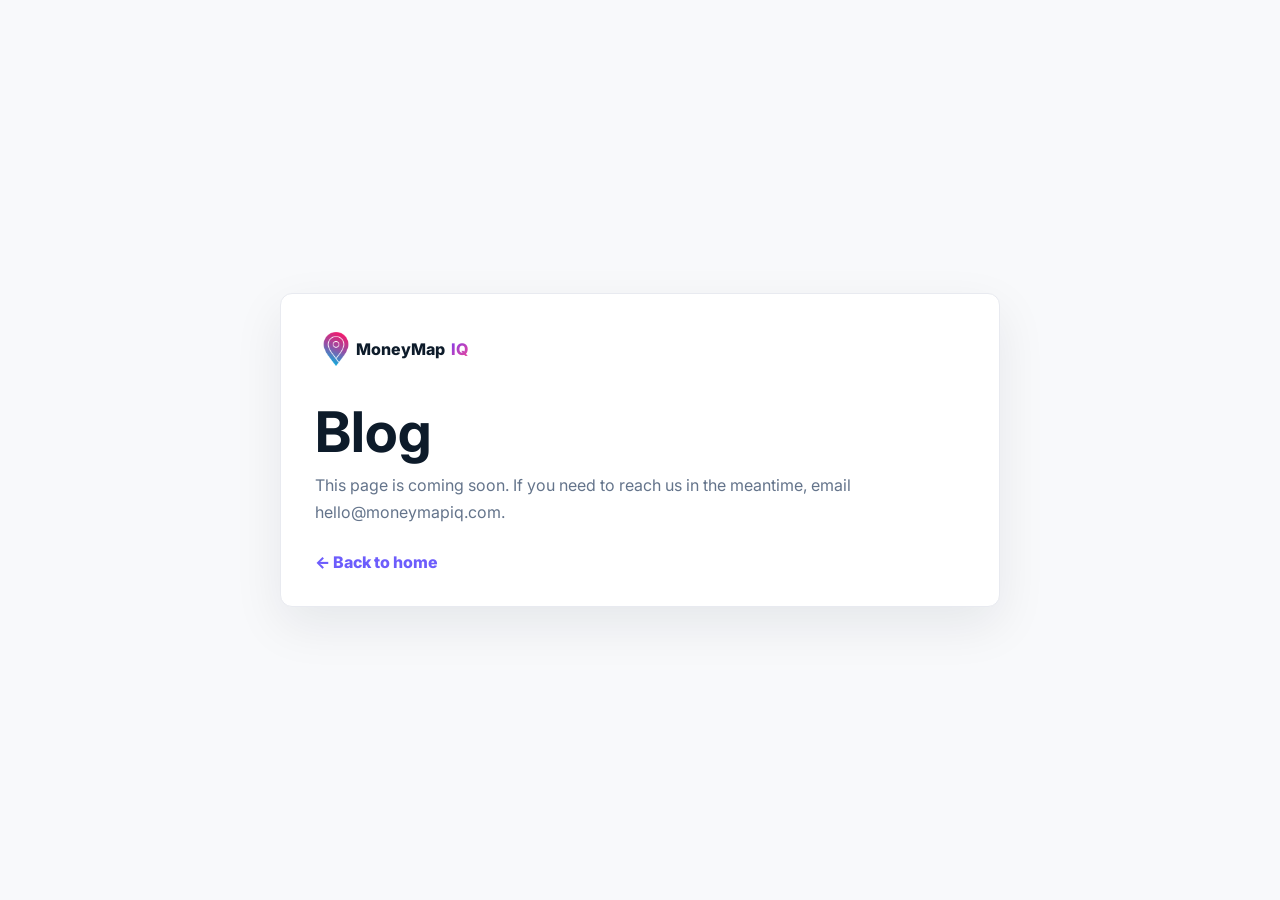
<file: blog/index.html>
<!DOCTYPE html>
<html lang="en">
  <head>
    <meta charset="UTF-8" />
    <meta name="viewport" content="width=device-width, initial-scale=1.0" />
    <title>Blog - MoneyMap IQ</title>
    <link rel="icon" type="image/png" href="../logo.png" />
    <link rel="apple-touch-icon" href="../logo.png" />
    <link href="https://fonts.googleapis.com/css2?family=Inter:wght@400;600;700;800&display=swap" rel="stylesheet" />
    <style>
      * { box-sizing: border-box; margin: 0; padding: 0; }
      body { min-height: 100vh; display: grid; place-items: center; padding: 24px; background: #f8f9fb; color: #0D1B2A; font-family: Inter, -apple-system, BlinkMacSystemFont, sans-serif; }
      main { width: min(100%, 720px); padding: 34px; border: 1px solid #e8eaf0; border-radius: 12px; background: #fff; box-shadow: 0 18px 50px rgba(15, 23, 42, 0.08); }
      .wordmark { display: inline-flex; align-items: center; gap: 6px; margin-bottom: 34px; color: inherit; text-decoration: none; font-weight: 800; }
      .wordmark img { width: 42px; height: 42px; object-fit: contain; margin-right: -7px; }
      .iq { background: linear-gradient(135deg, #7C3AED, #EC4899); -webkit-background-clip: text; -webkit-text-fill-color: transparent; }
      h1 { margin-bottom: 12px; font-size: clamp(2rem, 6vw, 3.5rem); line-height: 1; letter-spacing: 0; }
      p { max-width: 560px; color: #64748b; font-size: 1rem; line-height: 1.7; }
      .back { display: inline-flex; margin-top: 26px; color: #6d5dfc; font-weight: 800; text-decoration: none; }
    </style>
  </head>
  <body>
    <main>
      <a class="wordmark" href="../index.html"><img src="../logo.png" alt="MoneyMap IQ Logo" /><span>MoneyMap</span><span class="iq">IQ</span></a>
      <h1>Blog</h1>
      <p>This page is coming soon. If you need to reach us in the meantime, email hello@moneymapiq.com.</p>
      <a class="back" href="../index.html">&larr; Back to home</a>
    </main>
  </body>
</html>
</file>
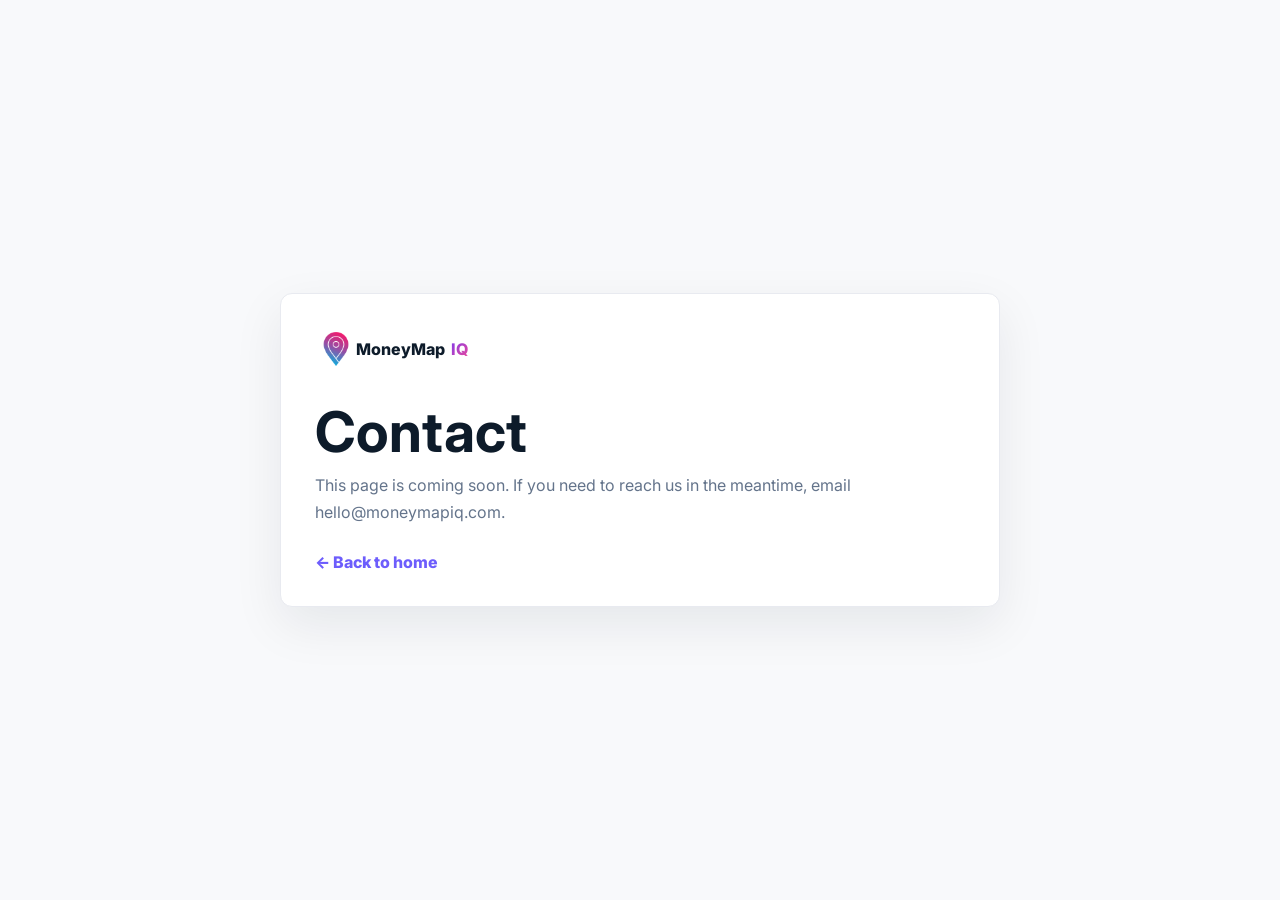
<file: contact/index.html>
<!DOCTYPE html>
<html lang="en">
  <head>
    <meta charset="UTF-8" />
    <meta name="viewport" content="width=device-width, initial-scale=1.0" />
    <title>Contact - MoneyMap IQ</title>
    <link rel="icon" type="image/png" href="../logo.png" />
    <link rel="apple-touch-icon" href="../logo.png" />
    <link href="https://fonts.googleapis.com/css2?family=Inter:wght@400;600;700;800&display=swap" rel="stylesheet" />
    <style>
      * { box-sizing: border-box; margin: 0; padding: 0; }
      body { min-height: 100vh; display: grid; place-items: center; padding: 24px; background: #f8f9fb; color: #0D1B2A; font-family: Inter, -apple-system, BlinkMacSystemFont, sans-serif; }
      main { width: min(100%, 720px); padding: 34px; border: 1px solid #e8eaf0; border-radius: 12px; background: #fff; box-shadow: 0 18px 50px rgba(15, 23, 42, 0.08); }
      .wordmark { display: inline-flex; align-items: center; gap: 6px; margin-bottom: 34px; color: inherit; text-decoration: none; font-weight: 800; }
      .wordmark img { width: 42px; height: 42px; object-fit: contain; margin-right: -7px; }
      .iq { background: linear-gradient(135deg, #7C3AED, #EC4899); -webkit-background-clip: text; -webkit-text-fill-color: transparent; }
      h1 { margin-bottom: 12px; font-size: clamp(2rem, 6vw, 3.5rem); line-height: 1; letter-spacing: 0; }
      p { max-width: 560px; color: #64748b; font-size: 1rem; line-height: 1.7; }
      .back { display: inline-flex; margin-top: 26px; color: #6d5dfc; font-weight: 800; text-decoration: none; }
    </style>
  </head>
  <body>
    <main>
      <a class="wordmark" href="../index.html"><img src="../logo.png" alt="MoneyMap IQ Logo" /><span>MoneyMap</span><span class="iq">IQ</span></a>
      <h1>Contact</h1>
      <p>This page is coming soon. If you need to reach us in the meantime, email hello@moneymapiq.com.</p>
      <a class="back" href="../index.html">&larr; Back to home</a>
    </main>
  </body>
</html>
</file>
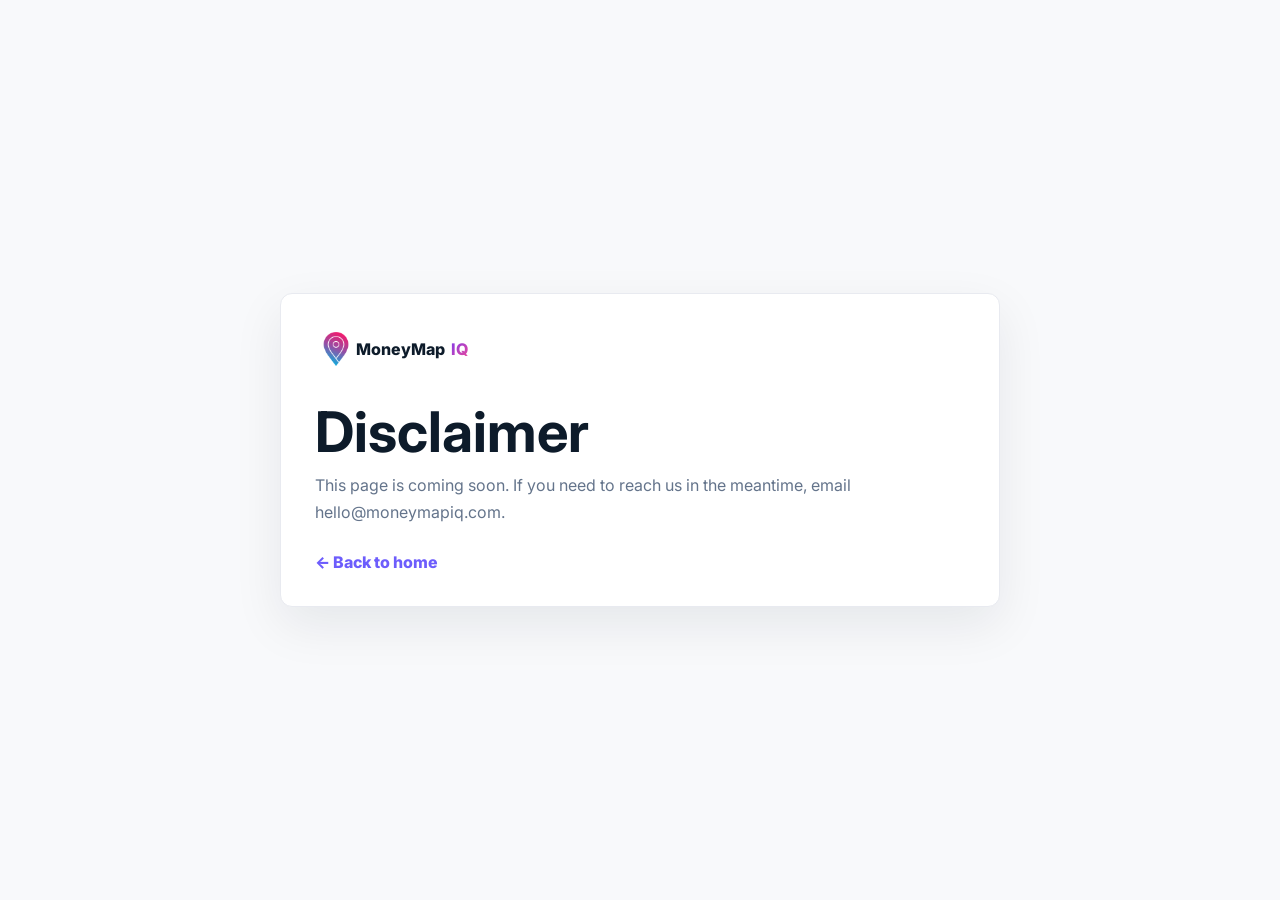
<file: disclaimer/index.html>
<!DOCTYPE html>
<html lang="en">
  <head>
    <meta charset="UTF-8" />
    <meta name="viewport" content="width=device-width, initial-scale=1.0" />
    <title>Disclaimer - MoneyMap IQ</title>
    <link rel="icon" type="image/png" href="../logo.png" />
    <link rel="apple-touch-icon" href="../logo.png" />
    <link href="https://fonts.googleapis.com/css2?family=Inter:wght@400;600;700;800&display=swap" rel="stylesheet" />
    <style>
      * { box-sizing: border-box; margin: 0; padding: 0; }
      body { min-height: 100vh; display: grid; place-items: center; padding: 24px; background: #f8f9fb; color: #0D1B2A; font-family: Inter, -apple-system, BlinkMacSystemFont, sans-serif; }
      main { width: min(100%, 720px); padding: 34px; border: 1px solid #e8eaf0; border-radius: 12px; background: #fff; box-shadow: 0 18px 50px rgba(15, 23, 42, 0.08); }
      .wordmark { display: inline-flex; align-items: center; gap: 6px; margin-bottom: 34px; color: inherit; text-decoration: none; font-weight: 800; }
      .wordmark img { width: 42px; height: 42px; object-fit: contain; margin-right: -7px; }
      .iq { background: linear-gradient(135deg, #7C3AED, #EC4899); -webkit-background-clip: text; -webkit-text-fill-color: transparent; }
      h1 { margin-bottom: 12px; font-size: clamp(2rem, 6vw, 3.5rem); line-height: 1; letter-spacing: 0; }
      p { max-width: 560px; color: #64748b; font-size: 1rem; line-height: 1.7; }
      .back { display: inline-flex; margin-top: 26px; color: #6d5dfc; font-weight: 800; text-decoration: none; }
    </style>
  </head>
  <body>
    <main>
      <a class="wordmark" href="../index.html"><img src="../logo.png" alt="MoneyMap IQ Logo" /><span>MoneyMap</span><span class="iq">IQ</span></a>
      <h1>Disclaimer</h1>
      <p>This page is coming soon. If you need to reach us in the meantime, email hello@moneymapiq.com.</p>
      <a class="back" href="../index.html">&larr; Back to home</a>
    </main>
  </body>
</html>
</file>
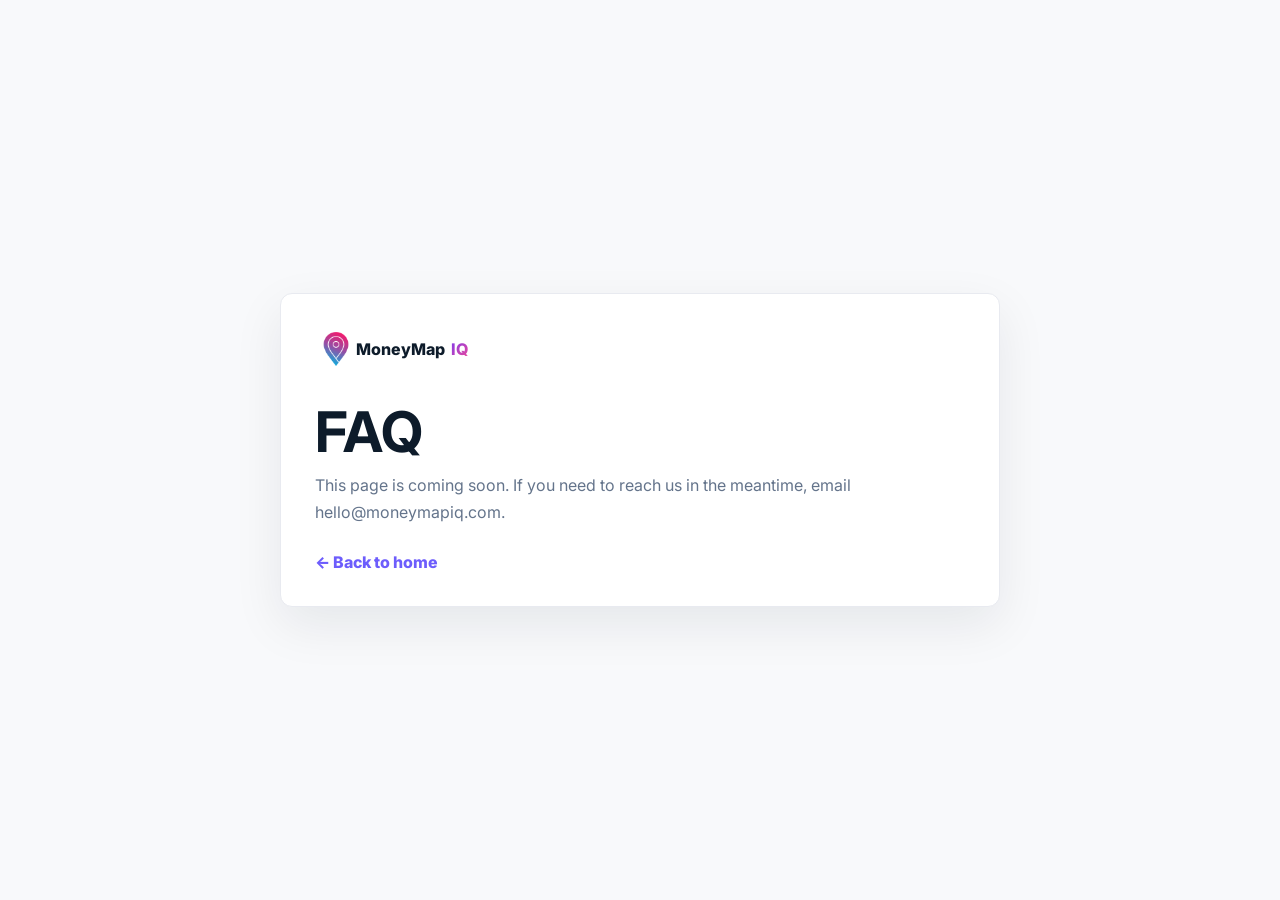
<file: faq/index.html>
<!DOCTYPE html>
<html lang="en">
  <head>
    <meta charset="UTF-8" />
    <meta name="viewport" content="width=device-width, initial-scale=1.0" />
    <title>FAQ - MoneyMap IQ</title>
    <link rel="icon" type="image/png" href="../logo.png" />
    <link rel="apple-touch-icon" href="../logo.png" />
    <link href="https://fonts.googleapis.com/css2?family=Inter:wght@400;600;700;800&display=swap" rel="stylesheet" />
    <style>
      * { box-sizing: border-box; margin: 0; padding: 0; }
      body { min-height: 100vh; display: grid; place-items: center; padding: 24px; background: #f8f9fb; color: #0D1B2A; font-family: Inter, -apple-system, BlinkMacSystemFont, sans-serif; }
      main { width: min(100%, 720px); padding: 34px; border: 1px solid #e8eaf0; border-radius: 12px; background: #fff; box-shadow: 0 18px 50px rgba(15, 23, 42, 0.08); }
      .wordmark { display: inline-flex; align-items: center; gap: 6px; margin-bottom: 34px; color: inherit; text-decoration: none; font-weight: 800; }
      .wordmark img { width: 42px; height: 42px; object-fit: contain; margin-right: -7px; }
      .iq { background: linear-gradient(135deg, #7C3AED, #EC4899); -webkit-background-clip: text; -webkit-text-fill-color: transparent; }
      h1 { margin-bottom: 12px; font-size: clamp(2rem, 6vw, 3.5rem); line-height: 1; letter-spacing: 0; }
      p { max-width: 560px; color: #64748b; font-size: 1rem; line-height: 1.7; }
      .back { display: inline-flex; margin-top: 26px; color: #6d5dfc; font-weight: 800; text-decoration: none; }
    </style>
  </head>
  <body>
    <main>
      <a class="wordmark" href="../index.html"><img src="../logo.png" alt="MoneyMap IQ Logo" /><span>MoneyMap</span><span class="iq">IQ</span></a>
      <h1>FAQ</h1>
      <p>This page is coming soon. If you need to reach us in the meantime, email hello@moneymapiq.com.</p>
      <a class="back" href="../index.html">&larr; Back to home</a>
    </main>
  </body>
</html>
</file>
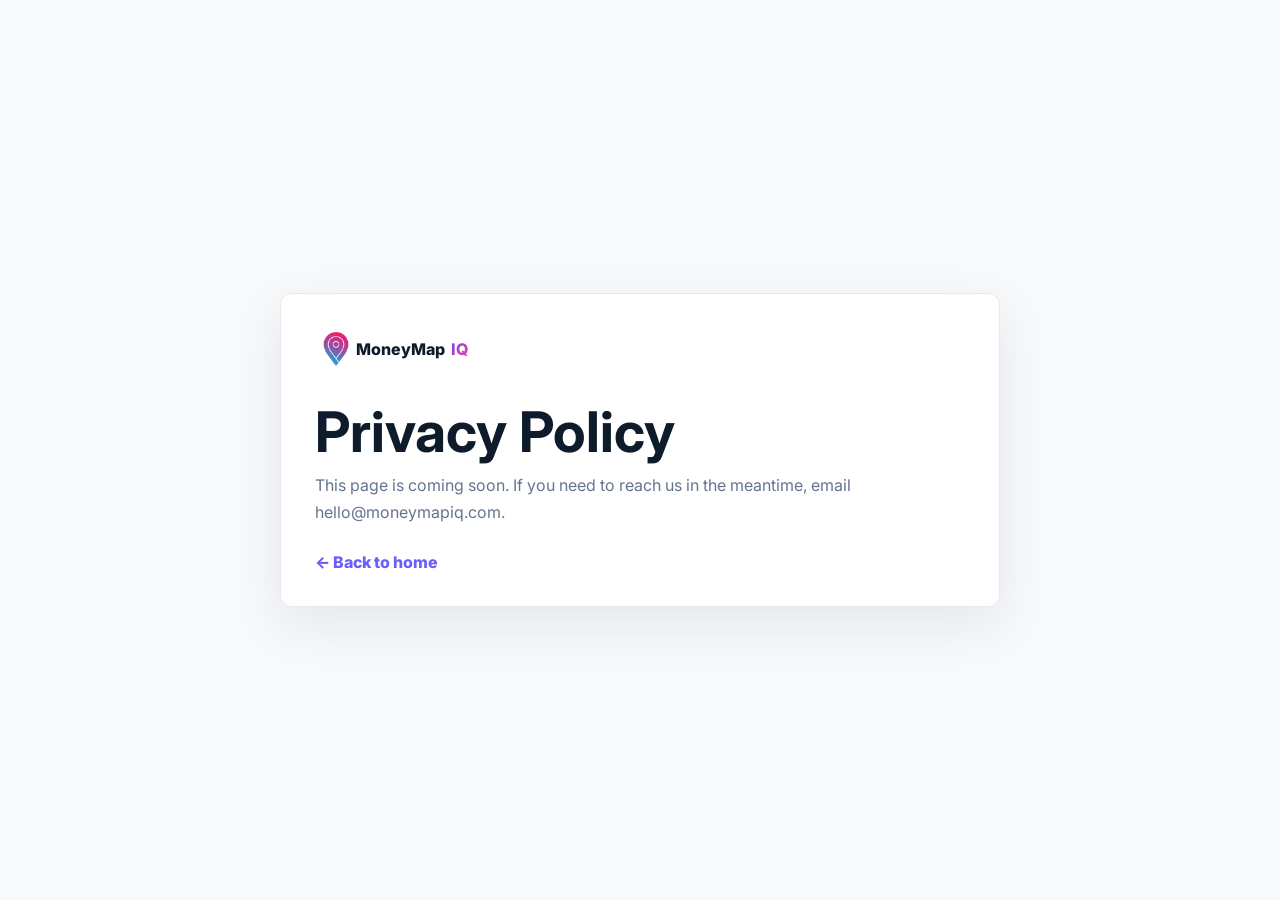
<file: privacy/index.html>
<!DOCTYPE html>
<html lang="en">
  <head>
    <meta charset="UTF-8" />
    <meta name="viewport" content="width=device-width, initial-scale=1.0" />
    <title>Privacy Policy - MoneyMap IQ</title>
    <link rel="icon" type="image/png" href="../logo.png" />
    <link rel="apple-touch-icon" href="../logo.png" />
    <link href="https://fonts.googleapis.com/css2?family=Inter:wght@400;600;700;800&display=swap" rel="stylesheet" />
    <style>
      * { box-sizing: border-box; margin: 0; padding: 0; }
      body { min-height: 100vh; display: grid; place-items: center; padding: 24px; background: #f8f9fb; color: #0D1B2A; font-family: Inter, -apple-system, BlinkMacSystemFont, sans-serif; }
      main { width: min(100%, 720px); padding: 34px; border: 1px solid #e8eaf0; border-radius: 12px; background: #fff; box-shadow: 0 18px 50px rgba(15, 23, 42, 0.08); }
      .wordmark { display: inline-flex; align-items: center; gap: 6px; margin-bottom: 34px; color: inherit; text-decoration: none; font-weight: 800; }
      .wordmark img { width: 42px; height: 42px; object-fit: contain; margin-right: -7px; }
      .iq { background: linear-gradient(135deg, #7C3AED, #EC4899); -webkit-background-clip: text; -webkit-text-fill-color: transparent; }
      h1 { margin-bottom: 12px; font-size: clamp(2rem, 6vw, 3.5rem); line-height: 1; letter-spacing: 0; }
      p { max-width: 560px; color: #64748b; font-size: 1rem; line-height: 1.7; }
      .back { display: inline-flex; margin-top: 26px; color: #6d5dfc; font-weight: 800; text-decoration: none; }
    </style>
  </head>
  <body>
    <main>
      <a class="wordmark" href="../index.html"><img src="../logo.png" alt="MoneyMap IQ Logo" /><span>MoneyMap</span><span class="iq">IQ</span></a>
      <h1>Privacy Policy</h1>
      <p>This page is coming soon. If you need to reach us in the meantime, email hello@moneymapiq.com.</p>
      <a class="back" href="../index.html">&larr; Back to home</a>
    </main>
  </body>
</html>
</file>
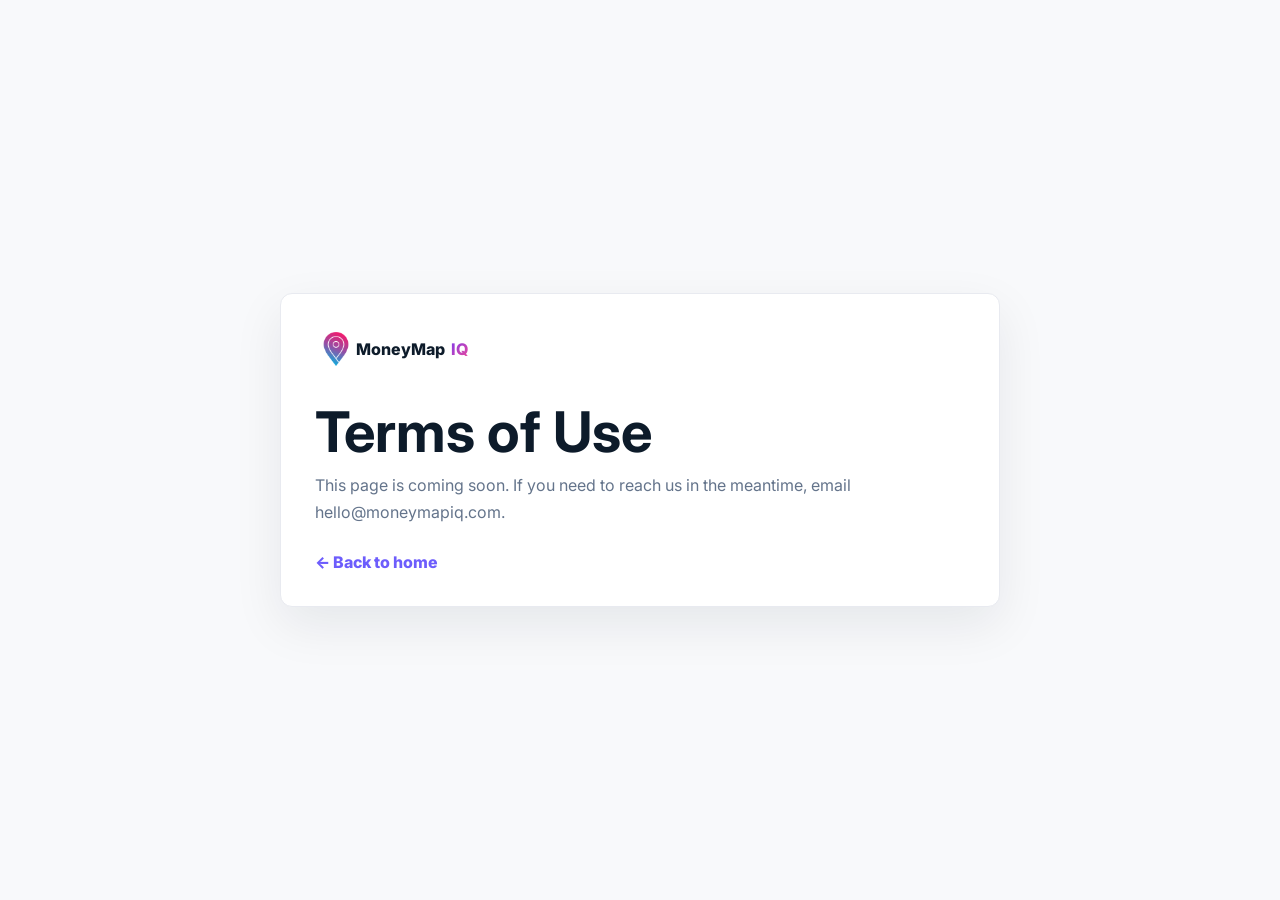
<file: terms/index.html>
<!DOCTYPE html>
<html lang="en">
  <head>
    <meta charset="UTF-8" />
    <meta name="viewport" content="width=device-width, initial-scale=1.0" />
    <title>Terms of Use - MoneyMap IQ</title>
    <link rel="icon" type="image/png" href="../logo.png" />
    <link rel="apple-touch-icon" href="../logo.png" />
    <link href="https://fonts.googleapis.com/css2?family=Inter:wght@400;600;700;800&display=swap" rel="stylesheet" />
    <style>
      * { box-sizing: border-box; margin: 0; padding: 0; }
      body { min-height: 100vh; display: grid; place-items: center; padding: 24px; background: #f8f9fb; color: #0D1B2A; font-family: Inter, -apple-system, BlinkMacSystemFont, sans-serif; }
      main { width: min(100%, 720px); padding: 34px; border: 1px solid #e8eaf0; border-radius: 12px; background: #fff; box-shadow: 0 18px 50px rgba(15, 23, 42, 0.08); }
      .wordmark { display: inline-flex; align-items: center; gap: 6px; margin-bottom: 34px; color: inherit; text-decoration: none; font-weight: 800; }
      .wordmark img { width: 42px; height: 42px; object-fit: contain; margin-right: -7px; }
      .iq { background: linear-gradient(135deg, #7C3AED, #EC4899); -webkit-background-clip: text; -webkit-text-fill-color: transparent; }
      h1 { margin-bottom: 12px; font-size: clamp(2rem, 6vw, 3.5rem); line-height: 1; letter-spacing: 0; }
      p { max-width: 560px; color: #64748b; font-size: 1rem; line-height: 1.7; }
      .back { display: inline-flex; margin-top: 26px; color: #6d5dfc; font-weight: 800; text-decoration: none; }
    </style>
  </head>
  <body>
    <main>
      <a class="wordmark" href="../index.html"><img src="../logo.png" alt="MoneyMap IQ Logo" /><span>MoneyMap</span><span class="iq">IQ</span></a>
      <h1>Terms of Use</h1>
      <p>This page is coming soon. If you need to reach us in the meantime, email hello@moneymapiq.com.</p>
      <a class="back" href="../index.html">&larr; Back to home</a>
    </main>
  </body>
</html>
</file>
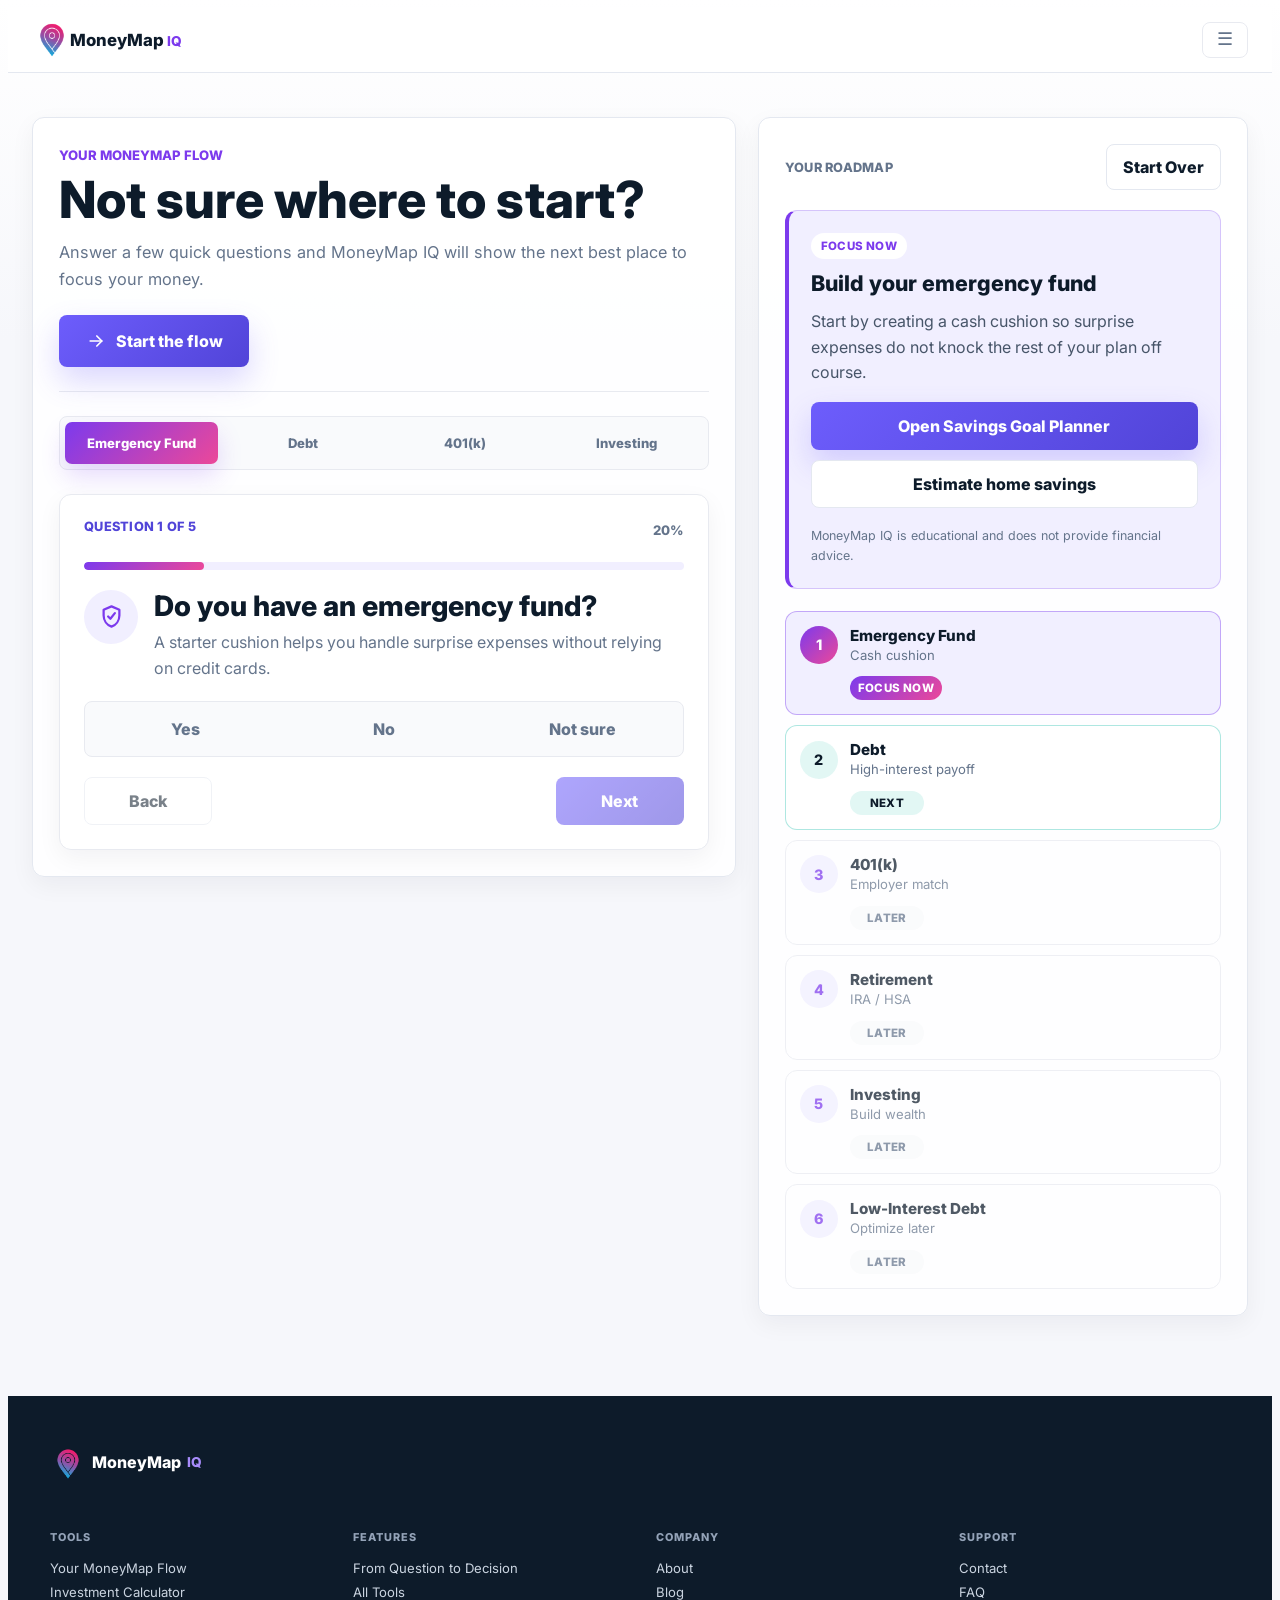
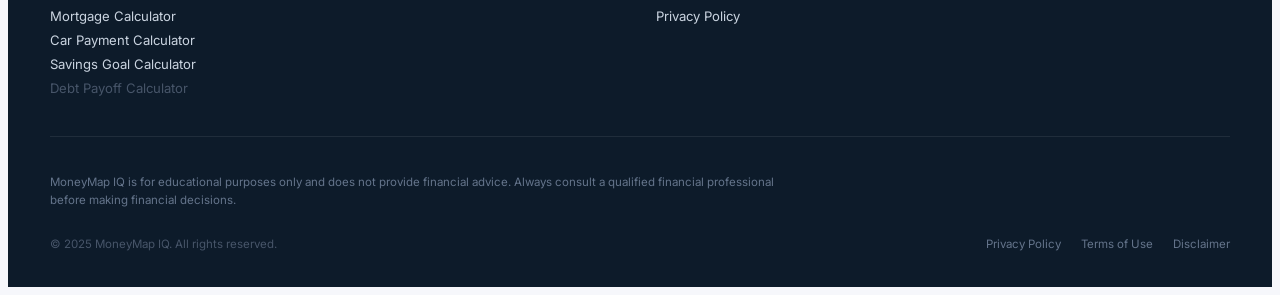
<file: calculators/moneymap-flow/index.html>
<!DOCTYPE html>
<html lang="en">
  <head>
    <meta charset="UTF-8" />
    <meta name="viewport" content="width=device-width, initial-scale=1.0" />
    <meta name="description" content="Your MoneyMap Flow with MoneyMap IQ. Answer a few questions and see your recommended next financial step." />
    <meta name="theme-color" content="#0d1b2a" />
    <meta property="og:title" content="Your MoneyMap Flow — MoneyMap IQ" />
    <meta property="og:description" content="Answer a few questions and see where to put your next dollar." />
    <meta property="og:url" content="https://moneymap-iq.vercel.app/calculators/moneymap-flow/" />
    <meta property="og:image" content="https://moneymap-iq.vercel.app/assets/social/moneymap-iq.png" />
    <meta property="og:image:width" content="1200" />
    <meta property="og:image:height" content="630" />
    <meta property="og:site_name" content="MoneyMap IQ" />
    <meta property="og:type" content="website" />
    <meta name="twitter:card" content="summary_large_image" />
    <meta name="twitter:title" content="Your MoneyMap Flow — MoneyMap IQ" />
    <meta name="twitter:description" content="Answer a few questions and see where to put your next dollar." />
    <meta name="twitter:image" content="https://moneymap-iq.vercel.app/assets/social/moneymap-iq.png" />
    <title>Your MoneyMap Flow — MoneyMap IQ</title>
    <link rel="stylesheet" href="../../assets/css/calculator-premium.css" />
    <link rel="stylesheet" href="style.css" />
    <link rel="icon" type="image/png" href="../../logo.png" />
    <link rel="apple-touch-icon" href="../../logo.png" />
    <link href="https://fonts.googleapis.com/css2?family=Inter:wght@400;500;600;700;800&display=swap" rel="stylesheet" />
  </head>
  <body>

    <nav class="mmiq-nav">
      <div class="mmiq-nav-inner">
        <a href="../../index.html" class="mmiq-brand-link">
          <img src="../../logo.png" alt="MoneyMap IQ" class="mmiq-logo" />
          <span class="mmiq-name">MoneyMap<span class="mmiq-iq">IQ</span></span>
        </a>
        <div class="mmiq-nav-right">
          <div class="mmiq-dropdown">
            <button class="mmiq-menu-btn" aria-label="Menu" onclick="toggleCalcDropdown()">
              <span class="mmiq-icon-open">☰</span>
              <span class="mmiq-icon-close">✕</span>
            </button>
            <div class="mmiq-dropdown-panel">
              <div class="mmiq-dd-section">
                <a href="../../index.html" class="mmiq-dd-home">Home</a>
              </div>
              <div class="mmiq-dd-divider"></div>
              <div class="mmiq-dd-section">
                <h4>Tools</h4>
                <a href="index.html">Your MoneyMap Flow</a>
                <a href="../investment/index.html">Investment Calculator</a>
                <a href="../mortgage/index.html">Mortgage Calculator</a>
                <a href="../car/index.html">Car Payment Calculator</a>
                <a href="../savings/index.html">Savings Goal Calculator</a>
                <span class="mmiq-dd-coming">Debt Payoff Calculator <em>Coming Soon</em></span>
              </div>
              <div class="mmiq-dd-divider"></div>
              <div class="mmiq-dd-section">
                <h4>Learn</h4>
                <a href="../../index.html#why-moneymap">Why MoneyMap IQ Exists</a>
                <span class="mmiq-dd-coming">How the Calculators Work <em>Coming Soon</em></span>
              </div>
              <div class="mmiq-dd-divider"></div>
              <div class="mmiq-dd-section">
                <h4>About</h4>
                <a href="../../about/index.html">About</a>
                <a href="../../blog/index.html">Blog</a>
              </div>
            </div>
          </div>
        </div>
      </div>
    </nav>

    <main class="calculator-page flow-page">
      <section class="calculator-shell flow-shell">
        <div class="input-panel flow-panel">
          <header class="flow-hero">
            <span class="eyebrow">Your MoneyMap Flow</span>
            <h1>Not sure where to start?</h1>
            <p class="subtitle">Answer a few quick questions and MoneyMap IQ will show the next best place to focus your money.</p>
            <button class="calculate-btn flow-start-btn" onclick="startFlow()">
              <span class="button-icon" aria-hidden="true">
                <svg viewBox="0 0 24 24"><path d="M5 12h14"/><path d="M13 6l6 6-6 6"/></svg>
              </span>
              Start the flow
            </button>
          </header>

          <div class="flow-preview" aria-label="MoneyMap roadmap preview">
            <span>Emergency Fund</span>
            <span>Debt</span>
            <span>401(k)</span>
            <span>Investing</span>
          </div>

          <section class="question-card" id="questionCard" aria-live="polite">
            <div class="question-topline">
              <span class="panel-kicker" id="questionKicker">Question 1 of 5</span>
              <span class="progress-count" id="progressCount">20%</span>
            </div>
            <div class="flow-progress" aria-hidden="true">
              <span id="progressBar"></span>
            </div>

            <div class="question-copy">
              <span class="question-icon" id="questionIcon" aria-hidden="true"></span>
              <div>
                <h2 id="questionTitle"></h2>
                <p id="questionText"></p>
              </div>
            </div>

            <div class="answer-grid" id="answerGrid">
              <button class="toggle-btn" data-answer="yes" onclick="selectAnswer('yes')">Yes</button>
              <button class="toggle-btn" data-answer="no" onclick="selectAnswer('no')">No</button>
              <button class="toggle-btn" data-answer="unsure" onclick="selectAnswer('unsure')">Not sure</button>
            </div>

            <div class="question-actions">
              <button class="share-btn" id="backBtn" onclick="goBack()">Back</button>
              <button class="calculate-btn" id="nextBtn" onclick="goNext()" disabled>Next</button>
            </div>
          </section>
        </div>

        <aside class="result-panel flow-result-panel" id="resultsSection" aria-label="MoneyMap Flow results">
          <div class="result-panel-top">
            <span class="panel-kicker">Your Roadmap</span>
            <button class="share-btn compact-share" onclick="resetFlow()">Start Over</button>
          </div>

          <section class="recommendation-card" id="recommendationCard">
            <span class="recommendation-status" id="recommendationStatus">Focus now</span>
            <h2 id="recommendationTitle">Build your emergency fund</h2>
            <p id="recommendationText">Start with a small cash cushion before taking bigger financial swings.</p>
            <div class="recommendation-actions" id="recommendationActions"></div>
            <p class="recommendation-note">MoneyMap IQ is educational and does not provide financial advice.</p>
          </section>

          <section class="roadmap" id="roadmapList" aria-label="Financial roadmap steps"></section>

          <!-- Post-Results Email Capture -->
          <div id="results-capture" class="results-email-capture" style="display:none;">
            <div class="results-capture-inner">
              <p class="capture-headline">Save your results + get your plan</p>
              <p class="capture-sub">We'll email you a summary and a free checklist of next steps.</p>
              <div class="capture-row">
                <input type="email" id="results-email" placeholder="your@email.com" autocomplete="email" />
                <button onclick="handleResultsSubmit()">Save my plan</button>
              </div>
              <p id="results-msg" class="capture-msg"></p>
            </div>
          </div>
        </aside>
      </section>
    </main>

    <footer class="calc-footer">
      <div class="calc-footer-inner">
        <div class="calc-footer-top">
          <div class="calc-footer-brand">
            <a href="../../index.html" class="calc-footer-logo">
              <img src="../../logo.png" alt="MoneyMap IQ" />
              <span class="cf-name">MoneyMap</span>
              <span class="cf-iq">IQ</span>
            </a>
          </div>
        </div>
        <div class="calc-footer-columns">
          <div class="calc-footer-col">
            <h4>Tools</h4>
            <a href="index.html">Your MoneyMap Flow</a>
            <a href="../investment/index.html">Investment Calculator</a>
            <a href="../mortgage/index.html">Mortgage Calculator</a>
            <a href="../car/index.html">Car Payment Calculator</a>
            <a href="../savings/index.html">Savings Goal Calculator</a>
            <span class="cf-coming">Debt Payoff Calculator</span>
          </div>
          <div class="calc-footer-col">
            <h4>Features</h4>
            <a href="../../index.html#decision-process">From Question to Decision</a>
            <a href="../../index.html#calculators">All Tools</a>
          </div>
          <div class="calc-footer-col">
            <h4>Company</h4>
            <a href="../../about/index.html">About</a>
            <a href="../../blog/index.html">Blog</a>
            <a href="../../privacy/index.html">Privacy Policy</a>
          </div>
          <div class="calc-footer-col">
            <h4>Support</h4>
            <a href="../../contact/index.html">Contact</a>
            <a href="../../faq/index.html">FAQ</a>
          </div>
        </div>
        <div class="calc-footer-bottom">
          <p class="calc-footer-disclaimer">MoneyMap IQ is for educational purposes only and does not provide financial advice. Always consult a qualified financial professional before making financial decisions.</p>
          <div class="calc-footer-bottom-row">
            <p class="calc-footer-copy">&copy; 2025 MoneyMap IQ. All rights reserved.</p>
            <div class="calc-footer-legal">
              <a href="../../privacy/index.html">Privacy Policy</a>
              <a href="../../terms/index.html">Terms of Use</a>
              <a href="../../disclaimer/index.html">Disclaimer</a>
            </div>
          </div>
        </div>
      </div>
    </footer>

    <script src="script.js"></script>
    <script src="../../js/email-capture.js"></script>
  </body>
</html>
</file>
<file: style.css>
:root {
  --purple: #7C3AED;
  --purple-dark: #6D28D9;
  --purple-soft: #f0ecff;
  --purple-mid: #ede9fc;
  --pink: #EC4899;
  --teal: #14B8A6;
  --navy: #0d1b2a;
  --bg: #F8F7FC;
  --card: #FFFFFF;
  --border: #ede9fc;
  --text: #0d1b2a;
  --text-sec: #4a4a6a;
  --text-tri: #6b6b8a;
  --muted: #9896b0;
  --shadow-sm: 0 1px 2px rgba(13, 27, 42, 0.04);
  --shadow-md: 0 4px 16px rgba(13, 27, 42, 0.06);
  --shadow-lg: 0 12px 40px rgba(13, 27, 42, 0.08);
  --ease: cubic-bezier(0.16, 1, 0.3, 1);
}

* {
  box-sizing: border-box;
  margin: 0;
  padding: 0;
}

html {
  scroll-behavior: smooth;
  scroll-padding-top: 64px;
  overflow-x: hidden;
}

body {
  overflow-x: hidden;
  padding-top: 64px;
  background: var(--bg);
  color: var(--text);
  font-family: 'Inter', -apple-system, BlinkMacSystemFont, sans-serif;
  line-height: 1.5;
  -webkit-font-smoothing: antialiased;
}

a {
  color: inherit;
  text-decoration: none;
}

svg {
  width: 1em;
  height: 1em;
  fill: none;
  stroke: currentColor;
  stroke-width: 2;
  stroke-linecap: round;
  stroke-linejoin: round;
}

.container {
  width: min(100%, 1180px);
  margin: 0 auto;
  padding: 0 24px;
}

.nav {
  position: fixed;
  top: 0;
  left: 0;
  right: 0;
  z-index: 1000;
  border-bottom: 1px solid rgba(237, 233, 252, 0.7);
  background: rgba(248, 247, 252, 0.86);
  -webkit-backdrop-filter: saturate(180%) blur(20px);
  backdrop-filter: saturate(180%) blur(20px);
}

.nav-inner {
  height: 64px;
  display: flex;
  align-items: center;
  justify-content: space-between;
}

.nav-logo,
.footer-logo {
  display: inline-flex;
  align-items: center;
  gap: 6px;
}

.nav-logo-img,
.footer-logo-img {
  width: 40px;
  height: 40px;
  object-fit: contain;
  margin-right: -8px;
}

.nav-logo-text,
.footer-logo {
  font-size: 1.12rem;
  font-weight: 800;
  letter-spacing: -0.02em;
}

.logo-money {
  color: var(--navy);
}

.logo-iq {
  background: linear-gradient(135deg, var(--pink), var(--purple));
  -webkit-background-clip: text;
  background-clip: text;
  -webkit-text-fill-color: transparent;
}

.nav-links {
  display: flex;
  align-items: center;
  gap: 6px;
}

.nav-text-link {
  padding: 8px 14px;
  border-radius: 8px;
  color: var(--text-sec);
  font-size: 0.88rem;
  font-weight: 600;
  transition: background 0.2s var(--ease), color 0.2s var(--ease);
}

.nav-text-link:hover {
  background: var(--purple-mid);
  color: var(--text);
}

.nav-cta {
  margin-left: 8px;
  padding: 9px 18px;
  border-radius: 8px;
  background: var(--text);
  color: #fff;
  font-size: 0.82rem;
  font-weight: 800;
  transition: transform 0.2s var(--ease), background 0.2s var(--ease);
}

.nav-cta:hover {
  background: var(--purple);
  transform: translateY(-1px);
}

.nav-dropdown {
  position: relative;
  margin-left: 8px;
}

.nav-menu-btn {
  width: 42px;
  height: 42px;
  display: inline-flex;
  align-items: center;
  justify-content: center;
  border: 1px solid var(--border);
  border-radius: 10px;
  background: transparent;
  color: var(--text);
  cursor: pointer;
  font-size: 1.05rem;
  transition: border-color 0.2s var(--ease), color 0.2s var(--ease);
}

.nav-menu-btn:hover,
.nav-dropdown.open .nav-menu-btn {
  border-color: var(--purple);
  color: var(--purple);
}

.menu-icon-close {
  display: none;
  font-size: 1.25rem;
}

.nav-dropdown.open .menu-icon-open {
  display: none;
}

.nav-dropdown.open .menu-icon-close {
  display: inline;
}

.dropdown-panel {
  position: absolute;
  top: calc(100% + 12px);
  right: 0;
  z-index: 200;
  min-width: 300px;
  max-width: calc(100vw - 32px);
  padding: 16px 20px;
  border: 1px solid var(--border);
  border-radius: 14px;
  background: #fff;
  box-shadow: var(--shadow-lg);
  opacity: 0;
  visibility: hidden;
  transform: translateY(-8px);
  transition: opacity 0.2s var(--ease), transform 0.2s var(--ease), visibility 0.2s;
}

.nav-dropdown.open .dropdown-panel {
  opacity: 1;
  visibility: visible;
  transform: translateY(0);
}

.dropdown-section h4 {
  margin-bottom: 6px;
  color: var(--muted);
  font-size: 0.7rem;
  font-weight: 800;
  letter-spacing: 0.12em;
  text-transform: uppercase;
}

.dropdown-section a,
.dropdown-coming {
  display: block;
  padding: 7px 12px;
  border-radius: 8px;
  font-size: 0.9rem;
  font-weight: 600;
}

.dropdown-section a:hover {
  background: var(--purple-soft);
  color: var(--purple);
}

.dropdown-coming {
  color: var(--muted);
}

.dropdown-coming em {
  margin-left: 6px;
  padding: 2px 8px;
  border-radius: 999px;
  background: #f1f5f9;
  color: #94a3b8;
  font-size: 0.68rem;
  font-style: normal;
}

.dropdown-divider {
  height: 1px;
  margin: 10px 0;
  background: var(--border);
}

.hero {
  padding: 80px 0 60px;
}

.hero-grid {
  display: grid;
  grid-template-columns: 1fr 1fr;
  gap: 64px;
  align-items: center;
}

.hero-copy {
  min-width: 0;
}

.hero-eyebrow,
.sec-eyebrow {
  margin-bottom: 16px;
  color: var(--purple);
  font-size: 11px;
  font-weight: 800;
  letter-spacing: 0.14em;
  text-transform: uppercase;
}

.hero-eyebrow {
  background: linear-gradient(135deg, var(--purple), var(--pink));
  -webkit-background-clip: text;
  background-clip: text;
  -webkit-text-fill-color: transparent;
}

.hero-question-wrap {
  position: relative;
  min-height: 140px;
  margin-bottom: 24px;
}

.hero-question {
  position: absolute;
  inset: 0 0 auto 0;
  color: var(--navy);
  font-size: clamp(36px, 5vw, 56px);
  font-weight: 800;
  letter-spacing: -0.025em;
  line-height: 1.05;
  opacity: 0;
  visibility: hidden;
  transition: opacity 400ms var(--ease);
}

.hero-question.active {
  opacity: 1;
  visibility: visible;
}

.hero-support {
  max-width: 460px;
  margin-bottom: 32px;
  color: var(--text-tri);
  font-size: 1rem;
  line-height: 1.6;
}

.hero-cta-row {
  display: flex;
  align-items: center;
  gap: 20px;
  flex-wrap: wrap;
}

.btn-primary {
  display: inline-flex;
  align-items: center;
  justify-content: center;
  gap: 6px;
  padding: 14px 26px;
  border-radius: 10px;
  border: 0;
  background: var(--purple);
  color: #fff;
  cursor: pointer;
  font-family: inherit;
  font-size: 14px;
  font-weight: 700;
  transition: transform 0.2s var(--ease), box-shadow 0.2s var(--ease), background 0.2s var(--ease);
}

.btn-primary:hover {
  background: var(--purple-dark);
  box-shadow: 0 8px 20px rgba(124, 58, 237, 0.24);
  transform: translateY(-1px);
}

.btn-secondary {
  color: var(--purple);
  font-size: 14px;
  font-weight: 600;
}

.btn-secondary:hover {
  color: var(--purple-dark);
  text-decoration: underline;
}

.hero-dots {
  display: flex;
  gap: 8px;
  margin-top: 24px;
}

.hero-dot {
  width: 24px;
  height: 4px;
  border: 0;
  border-radius: 999px;
  background: var(--purple-mid);
  cursor: pointer;
  transition: width 0.3s var(--ease), background 0.3s var(--ease);
}

.hero-dot.active {
  width: 32px;
  background: var(--purple);
}

.result-card-wrap {
  position: relative;
  min-height: 360px;
}

.result-card {
  position: absolute;
  inset: 0;
  padding: 32px;
  border: 1px solid var(--border);
  border-radius: 16px;
  background: var(--card);
  box-shadow: var(--shadow-lg);
  opacity: 0;
  transform: translateY(8px);
  transition: opacity 400ms var(--ease), transform 400ms var(--ease);
  pointer-events: none;
}

.result-card.active {
  opacity: 1;
  transform: translateY(0);
  pointer-events: auto;
}

.result-label {
  display: flex;
  align-items: center;
  gap: 10px;
  margin-bottom: 20px;
}

.result-icon {
  width: 32px;
  height: 32px;
  display: inline-flex;
  align-items: center;
  justify-content: center;
  border-radius: 8px;
  background: var(--purple-mid);
  color: var(--purple);
}

.result-icon svg {
  width: 16px;
  height: 16px;
}

.result-label-text {
  color: var(--text-tri);
  font-size: 13px;
  font-weight: 600;
  letter-spacing: 0.02em;
}

.result-number-row {
  display: flex;
  align-items: baseline;
  gap: 8px;
  margin-bottom: 20px;
}

.result-number {
  color: var(--navy);
  font-size: 56px;
  font-weight: 800;
  letter-spacing: -0.03em;
  line-height: 1;
}

.result-unit {
  color: var(--text-tri);
  font-size: 18px;
  font-weight: 500;
}

.result-viz {
  width: min(100%, 320px);
  height: 80px;
  margin-bottom: 20px;
  overflow: visible;
  display: block;
}

.result-viz rect,
.result-viz text,
.result-viz circle {
  stroke: none;
}

.result-viz .chart-area {
  stroke: none;
}

.result-viz .chart-line {
  fill: none;
  stroke: var(--purple);
  stroke-width: 3;
  stroke-linecap: round;
  stroke-linejoin: round;
}

.result-viz .chart-dot {
  fill: var(--purple);
  stroke: none;
}

.result-viz text {
  fill: var(--text-tri);
  font-family: Inter, sans-serif;
  font-size: 9px;
  font-weight: 700;
}

.result-viz text[fill="#0d1b2a"] {
  fill: var(--navy);
}

.result-viz text[fill="#10b981"] {
  fill: #10b981;
}

.debt-viz text {
  font-size: 10px;
}

.result-bars rect {
  fill: #7C3AED;
}

.result-bars rect:nth-child(-n + 2) {
  fill: #ede9fc;
}

.result-bars rect:nth-child(n + 3):nth-child(-n + 4) {
  fill: #c4b5fd;
}

.result-bars rect:nth-child(n + 5):nth-child(-n + 6) {
  fill: #a78bfa;
}

.result-bars rect:nth-child(n + 7):nth-child(-n + 8) {
  fill: #8b5cf6;
}

.result-interp {
  padding: 14px 16px;
  border-left: 3px solid var(--purple);
  border-radius: 0 8px 8px 0;
  background: var(--purple-soft);
  color: var(--text-sec);
  font-size: 14px;
  line-height: 1.55;
}

.result-interp strong {
  color: var(--purple);
}

.trust {
  padding: 18px 0;
  border-top: 1px solid var(--border);
  border-bottom: 1px solid var(--border);
  background: #fff;
}

.trust-inner {
  display: flex;
  align-items: center;
  justify-content: center;
  gap: 18px 32px;
  flex-wrap: wrap;
}

.trust-pill {
  display: inline-flex;
  align-items: center;
  gap: 8px;
  color: var(--text-tri);
  font-size: 13px;
  font-weight: 500;
}

.trust-pill span {
  color: var(--teal);
  font-weight: 800;
}

section {
  padding: 80px 0;
}

.sec-heading {
  max-width: 720px;
  margin-bottom: 16px;
  color: var(--navy);
  font-size: clamp(1.8rem, 3.5vw, 2.5rem);
  font-weight: 800;
  letter-spacing: -0.02em;
  line-height: 1.15;
}

.sec-sub {
  max-width: 650px;
  margin-bottom: 48px;
  color: var(--text-tri);
  font-size: 1.04rem;
  line-height: 1.6;
}

.tiles,
.tools-grid {
  display: grid;
  grid-template-columns: repeat(3, minmax(0, 1fr));
  gap: 16px;
}

.tile,
.tool-card {
  display: flex;
  flex-direction: column;
  gap: 12px;
  min-width: 0;
  padding: 24px;
  border: 1px solid var(--border);
  border-radius: 16px;
  background: var(--card);
  box-shadow: var(--shadow-sm);
  transition: transform 0.25s var(--ease), box-shadow 0.25s var(--ease), border-color 0.25s var(--ease);
}

.tile:hover,
.tool-card:hover {
  border-color: var(--purple);
  box-shadow: var(--shadow-md);
  transform: translateY(-2px);
}

.tile-icon,
.tool-icon-wrap {
  width: 42px;
  height: 42px;
  display: inline-flex;
  align-items: center;
  justify-content: center;
  border-radius: 11px;
}

.tile-icon svg,
.tool-icon-wrap svg {
  width: 21px;
  height: 21px;
}

.t1 .tile-icon { background: #fef3c7; color: #ca8a04; }
.t2 .tile-icon { background: #dbeafe; color: #2563eb; }
.t3 .tile-icon { background: #fee2e2; color: #dc2626; }
.t4 .tile-icon { background: #d1fae5; color: #059669; }
.t5 .tile-icon { background: var(--purple-mid); color: var(--purple); }
.t6 .tile-icon { background: #fce7f3; color: var(--pink); }

.tile-q,
.tool-card h3 {
  color: var(--navy);
  font-size: 1.02rem;
  font-weight: 800;
  letter-spacing: -0.01em;
  line-height: 1.3;
}

.tile-sub,
.tool-card p {
  color: var(--text-tri);
  font-size: 0.86rem;
  line-height: 1.55;
}

.tile-arrow,
.tool-cta {
  margin-top: auto;
  color: var(--purple);
  font-size: 0.82rem;
  font-weight: 800;
}

.lead-section {
  padding: 80px 0;
}

.lead-card {
  position: relative;
  overflow: hidden;
  display: grid;
  grid-template-columns: 1.2fr 1fr;
  gap: 48px;
  align-items: center;
  padding: 56px;
  border-radius: 24px;
  background: linear-gradient(135deg, var(--navy) 0%, #1a2a44 100%);
  color: #fff;
}

.lead-card::before {
  content: '';
  position: absolute;
  top: -45%;
  right: -18%;
  width: 560px;
  height: 560px;
  border-radius: 999px;
  background: radial-gradient(circle, rgba(124, 58, 237, 0.28), transparent 62%);
}

.lead-copy,
.lead-preview {
  position: relative;
  z-index: 1;
}

.lead-eye,
.lead-copy .lead-eye {
  margin-bottom: 12px;
  color: var(--pink);
  font-size: 11px;
  font-weight: 800;
  letter-spacing: 0.14em;
  text-transform: uppercase;
}

.lead-copy h2 {
  max-width: 520px;
  margin-bottom: 16px;
  font-size: clamp(1.8rem, 3vw, 2.35rem);
  font-weight: 800;
  letter-spacing: -0.02em;
  line-height: 1.15;
}

.lead-copy p {
  max-width: 470px;
  margin-bottom: 24px;
  color: rgba(255, 255, 255, 0.72);
  font-size: 1rem;
  line-height: 1.55;
}

.lead-form {
  display: flex;
  gap: 10px;
  max-width: 460px;
}

.lead-input,
.weekly-form input {
  min-width: 0;
  border: 1px solid rgba(255, 255, 255, 0.15);
  border-radius: 10px;
  font: inherit;
  font-size: 0.9rem;
}

.lead-input {
  flex: 1;
  padding: 14px 16px;
  background: rgba(255, 255, 255, 0.08);
  color: #fff;
}

.lead-input::placeholder {
  color: rgba(255, 255, 255, 0.44);
}

.lead-input:focus,
.weekly-form input:focus {
  outline: none;
  border-color: var(--pink);
}

.lead-submit,
.weekly-form button {
  padding: 14px 24px;
  border: 0;
  border-radius: 10px;
  cursor: pointer;
  font: inherit;
  font-size: 0.9rem;
  font-weight: 800;
  white-space: nowrap;
  transition: background 0.2s var(--ease), color 0.2s var(--ease), transform 0.2s var(--ease);
}

.lead-submit {
  background: #fff;
  color: var(--navy);
}

.lead-submit:hover {
  background: var(--pink);
  color: #fff;
}

.lead-fine {
  margin-top: 12px;
  color: rgba(255, 255, 255, 0.46);
  font-size: 0.76rem;
}

.capture-msg {
  min-height: 20px;
  margin-top: 8px;
  font-size: 0.82rem;
  font-weight: 800;
}

.lead-preview {
  padding: 24px;
  border-radius: 16px;
  background: #fff;
  color: var(--navy);
  box-shadow: 0 24px 60px rgba(0, 0, 0, 0.3);
  transform: rotate(2deg);
}

.lead-preview-h {
  margin-bottom: 8px;
  color: var(--purple);
  font-size: 0.78rem;
  font-weight: 800;
  letter-spacing: 0.08em;
  text-transform: uppercase;
}

.lead-preview h3 {
  margin-bottom: 16px;
  font-size: 1.25rem;
  font-weight: 800;
  letter-spacing: -0.02em;
  line-height: 1.15;
}

.lead-move {
  display: flex;
  gap: 10px;
  padding: 10px 0;
  border-bottom: 1px solid var(--border);
}

.lead-move:last-child {
  border-bottom: 0;
}

.lead-move span {
  width: 22px;
  height: 22px;
  flex: 0 0 auto;
  display: inline-flex;
  align-items: center;
  justify-content: center;
  border-radius: 999px;
  background: var(--purple-mid);
  color: var(--purple);
  font-size: 0.7rem;
  font-weight: 800;
}

.lead-move p {
  color: var(--navy);
  font-size: 0.84rem;
  font-weight: 600;
  line-height: 1.4;
}

.flow-section,
.promise-section,
.weekly {
  background: #fff;
}

.flow-grid {
  display: grid;
  grid-template-columns: minmax(0, 1fr) minmax(320px, 1fr);
  gap: 64px;
  align-items: center;
}

.flow-tag {
  width: fit-content;
  margin-bottom: 16px;
  padding: 6px 12px;
  border-radius: 999px;
  background: var(--purple-soft);
  color: var(--purple);
  font-size: 0.76rem;
  font-weight: 800;
}

.flow-mock {
  padding: 32px;
  border-radius: 20px;
  background: linear-gradient(135deg, var(--purple-soft), #fce7f3);
}

.flow-mock-card {
  padding: 24px;
  border-radius: 14px;
  background: #fff;
  box-shadow: var(--shadow-lg);
}

.flow-progress {
  display: flex;
  justify-content: space-between;
  margin-bottom: 18px;
  color: var(--text-tri);
  font-size: 0.78rem;
  font-weight: 700;
}

.flow-progress strong {
  color: var(--purple);
}

.flow-bar {
  height: 4px;
  margin-bottom: 24px;
  border-radius: 999px;
  background: var(--purple-mid);
}

.flow-bar span {
  display: block;
  width: 40%;
  height: 100%;
  border-radius: inherit;
  background: linear-gradient(90deg, var(--purple), var(--pink));
}

.flow-q-num {
  margin-bottom: 8px;
  color: var(--purple);
  font-size: 0.7rem;
  font-weight: 800;
  letter-spacing: 0.1em;
  text-transform: uppercase;
}

.flow-mock h3 {
  margin-bottom: 20px;
  color: var(--navy);
  font-size: 1.18rem;
  font-weight: 800;
  line-height: 1.3;
}

.flow-options {
  display: grid;
  gap: 8px;
}

.flow-options span {
  padding: 12px 16px;
  border: 1.5px solid var(--border);
  border-radius: 10px;
  color: var(--navy);
  font-size: 0.9rem;
  font-weight: 600;
}

.flow-options .selected {
  border-color: var(--purple);
  background: var(--purple-soft);
}

.tool-icon-wrap {
  margin-bottom: 4px;
  background: var(--purple-soft);
  color: var(--purple);
}

.tool-example {
  margin: 4px 0 4px;
  padding: 10px 12px;
  border-left: 2px solid var(--teal);
  border-radius: 8px;
  background: var(--bg);
  color: var(--text-sec);
  font-size: 0.8rem;
  font-style: italic;
  line-height: 1.5;
}

.tool-example strong {
  color: var(--navy);
  font-style: normal;
}

.tool-card.soon {
  opacity: 0.58;
  cursor: default;
}

.tool-card.soon:hover {
  border-color: var(--border);
  box-shadow: var(--shadow-sm);
  transform: none;
}

.tool-badge {
  width: fit-content;
  padding: 3px 8px;
  border-radius: 5px;
  background: #fef3c7;
  color: #92400e;
  font-size: 0.64rem;
  font-weight: 800;
  letter-spacing: 0.08em;
  text-transform: uppercase;
}

.promise-compare {
  display: grid;
  grid-template-columns: repeat(2, minmax(0, 1fr));
  gap: 24px;
}

.promise-points {
  display: grid;
  grid-template-columns: repeat(4, minmax(0, 1fr));
  gap: 12px;
  margin: -20px 0 32px;
}

.promise-point {
  padding: 16px;
  border: 1px solid var(--border);
  border-radius: 12px;
  background: var(--bg);
}

.promise-point span {
  display: block;
  margin-bottom: 6px;
  color: var(--purple);
  font-size: 0.72rem;
  font-weight: 800;
  letter-spacing: 0.08em;
  text-transform: uppercase;
}

.promise-point p {
  color: var(--text-sec);
  font-size: 0.82rem;
  font-weight: 600;
  line-height: 1.45;
}

.compare-card {
  position: relative;
  padding: 28px;
  border: 1px solid var(--border);
  border-radius: 16px;
  background: var(--bg);
}

.compare-card.ours {
  border: 2px solid var(--purple);
  background: #fff;
}

.compare-tag {
  position: absolute;
  top: -13px;
  left: 24px;
  padding: 4px 10px;
  border-radius: 6px;
  background: var(--purple);
  color: #fff;
  font-size: 0.68rem;
  font-weight: 800;
  letter-spacing: 0.08em;
  text-transform: uppercase;
}

.compare-h {
  margin-bottom: 16px;
  color: var(--text-tri);
  font-size: 0.88rem;
  font-weight: 800;
}

.compare-num-row {
  display: flex;
  align-items: baseline;
  gap: 8px;
  margin-bottom: 20px;
  padding-bottom: 20px;
  border-bottom: 1px solid var(--border);
}

.compare-num-row strong {
  color: var(--navy);
  font-size: 2rem;
  font-weight: 800;
  letter-spacing: -0.025em;
}

.compare-num-row span {
  color: var(--text-tri);
  font-size: 0.9rem;
  font-weight: 600;
}

.compare-line {
  display: flex;
  justify-content: space-between;
  gap: 16px;
  padding: 8px 0;
  color: var(--text-tri);
  font-size: 0.84rem;
}

.compare-line strong {
  color: var(--navy);
}

.compare-empty {
  padding: 16px 0 0;
  color: var(--muted);
  font-size: 0.84rem;
  font-style: italic;
  text-align: center;
}

.foot-tagline {
  margin-top: 12px;
  color: rgba(255, 255, 255, 0.5);
  font-size: 0.88rem;
}

.compare-interp {
  margin-top: 16px;
  padding: 14px 16px;
  border-left: 3px solid var(--purple);
  border-radius: 0 8px 8px 0;
  background: var(--purple-soft);
  color: var(--text-sec);
  font-size: 0.86rem;
  line-height: 1.55;
}

.compare-interp strong {
  color: var(--purple);
}

.weekly {
  padding: 40px 0;
  border-top: 1px solid var(--border);
}

.weekly-inner {
  display: flex;
  justify-content: space-between;
  gap: 32px;
  align-items: center;
  flex-wrap: wrap;
}

.weekly-text strong {
  display: block;
  margin-bottom: 2px;
  color: var(--navy);
  font-size: 1rem;
  font-weight: 800;
}

.weekly-text span {
  color: var(--text-tri);
  font-size: 0.9rem;
}

.weekly-form {
  display: flex;
  gap: 8px;
}

.weekly-form input {
  width: 260px;
  padding: 12px 14px;
  border-color: var(--border);
  background: var(--bg);
  color: var(--navy);
}

.weekly-form button {
  background: var(--navy);
  color: #fff;
}

.weekly-form button:hover {
  background: var(--purple);
}

.weekly .capture-msg {
  flex-basis: 100%;
  text-align: right;
}

.footer {
  padding: 64px 0 32px;
  background: var(--navy);
  color: rgba(255, 255, 255, 0.7);
}

.footer-inner {
  max-width: 1180px;
}

.footer-columns {
  display: grid;
  grid-template-columns: 2fr repeat(4, 1fr);
  gap: 48px;
  margin-bottom: 48px;
}

.footer-logo-img {
  width: 28px;
  height: 28px;
  margin-right: 0;
}

.footer-logo .logo-money {
  color: #fff;
}

.footer-col h4 {
  margin-bottom: 16px;
  color: #fff;
  font-size: 0.74rem;
  font-weight: 800;
  letter-spacing: 0.08em;
  text-transform: uppercase;
}

.footer-col a,
.footer-coming {
  display: block;
  padding: 5px 0;
  color: rgba(255, 255, 255, 0.62);
  font-size: 0.84rem;
}

.footer-col a:hover {
  color: #fff;
}

.footer-bottom {
  display: flex;
  align-items: flex-start;
  justify-content: space-between;
  gap: 24px;
  padding-top: 24px;
  border-top: 1px solid rgba(255, 255, 255, 0.1);
}

.footer-disclaimer {
  max-width: 760px;
  color: rgba(255, 255, 255, 0.44);
  font-size: 0.76rem;
  line-height: 1.55;
}

.footer-copy {
  color: rgba(255, 255, 255, 0.5);
  font-size: 0.76rem;
  white-space: nowrap;
}

@media (prefers-reduced-motion: reduce) {
  *,
  *::before,
  *::after {
    scroll-behavior: auto !important;
    transition-duration: 0.01ms !important;
    animation-duration: 0.01ms !important;
    animation-iteration-count: 1 !important;
  }
}

@media (max-width: 1024px) {
  .hero-grid,
  .flow-grid,
  .lead-card {
    grid-template-columns: 1fr;
    gap: 40px;
  }

  .tiles,
  .tools-grid {
    grid-template-columns: repeat(2, minmax(0, 1fr));
  }

  .promise-compare {
    grid-template-columns: 1fr;
  }

  .promise-points {
    grid-template-columns: repeat(2, minmax(0, 1fr));
  }

  .footer-columns {
    grid-template-columns: repeat(2, minmax(0, 1fr));
  }
}

@media (max-width: 640px) {
  .container {
    padding: 0 20px;
  }

  .nav-text-link,
  .nav-cta-desktop {
    display: none;
  }

  .dropdown-panel {
    position: fixed;
    top: 72px;
    left: 16px;
    right: 16px;
    min-width: 0;
    max-height: calc(100vh - 90px);
    overflow-y: auto;
  }

  section {
    padding: 56px 0;
  }

  .hero {
    padding: 44px 0 36px;
  }

  .hero-grid {
    display: flex;
    flex-direction: column;
    gap: 12px;
    align-items: stretch;
  }

  .hero-copy {
    display: contents;
  }

  .hero-question-block {
    order: 1;
  }

  .result-card-wrap {
    order: 2;
  }

  .hero-action-block {
    order: 3;
  }

  .hero-question-wrap {
    min-height: 108px;
    margin-bottom: 4px;
  }

  .hero-question {
    font-size: 2rem;
  }

  .hero-support {
    margin-bottom: 22px;
  }

  .hero-cta-row {
    align-items: stretch;
    flex-direction: column;
    gap: 12px;
  }

  .btn-primary,
  .btn-secondary {
    width: 100%;
    justify-content: center;
    text-align: center;
  }

  .result-card-wrap {
    min-height: 356px;
  }

  .result-card {
    padding: 22px;
  }

  .result-number {
    font-size: 2.75rem;
  }

  .trust-inner {
    justify-content: flex-start;
    gap: 12px 18px;
  }

  .tiles,
  .tools-grid {
    grid-template-columns: 1fr;
  }

  .decision-tiles {
    padding-bottom: 28px;
  }

  .lead-section {
    padding: 28px 0 56px;
  }

  .lead-card {
    gap: 12px;
    padding: 32px 24px;
    border-radius: 16px;
  }

  .lead-copy .capture-msg {
    min-height: 0;
    margin-top: 0;
  }

  .lead-form,
  .weekly-form {
    flex-direction: column;
  }

  .lead-submit,
  .weekly-form button,
  .weekly-form input {
    width: 100%;
  }

  .lead-preview {
    display: block;
    overflow: hidden;
    padding: 20px;
    border-radius: 14px;
    transform: none;
  }

  .lead-preview h3 {
    margin-bottom: 10px;
    font-size: 1.08rem;
  }

  .lead-preview-h {
    font-size: 0.68rem;
  }

  .lead-move {
    padding: 9px 0;
  }

  .lead-move:nth-of-type(n + 4) {
    display: none;
  }

  .lead-preview::after {
    content: '2 more moves inside';
    display: block;
    margin-top: 12px;
    padding-top: 12px;
    border-top: 1px solid var(--border);
    background: linear-gradient(180deg, rgba(255, 255, 255, 0.58), #fff 35%);
    color: var(--purple);
    font-size: 0.78rem;
    font-weight: 800;
    letter-spacing: 0.04em;
    text-align: center;
    text-transform: uppercase;
  }

  .flow-mock {
    padding: 22px;
  }

  .promise-points {
    grid-template-columns: 1fr;
    gap: 10px;
    margin: -24px 0 28px;
  }

  .promise-point {
    padding: 14px 16px;
  }

  .weekly-inner {
    align-items: stretch;
    flex-direction: column;
  }

  .weekly .capture-msg {
    text-align: left;
  }

  .footer-columns {
    grid-template-columns: 1fr;
    gap: 32px;
  }

  .footer-bottom {
    flex-direction: column;
  }

  .footer-copy {
    white-space: normal;
  }
}
</file>
<file: assets/css/calculator-premium.css>
/* Premium calculator shell shared by non-investment calculators. */
:root {
  --color-bg: #f6f7fb;
  --color-surface: #ffffff;
  --color-surface-soft: #f9fafc;
  --color-text: #0d1b2a;
  --color-muted: #64748b;
  --color-border: #e4e8f0;
  --color-border-strong: #d6ddea;
  --color-primary: #6d5dfc;
  --color-primary-dark: #5144d8;
  --color-primary-soft: #f1efff;
  --color-growth: #159457;
  --shadow-soft: 0 18px 50px rgba(15, 23, 42, 0.08);
  --shadow-subtle: 0 8px 24px rgba(15, 23, 42, 0.05);
  --radius-panel: 12px;
  --radius-control: 8px;
}

html,
body {
  max-width: 100%;
  overflow-x: hidden;
}

body {
  background:
    linear-gradient(180deg, #ffffff 0%, var(--color-bg) 340px),
    var(--color-bg);
  color: var(--color-text);
}

.mmiq-nav {
  background: rgba(255, 255, 255, 0.92);
  backdrop-filter: blur(14px);
  border-bottom: 1px solid var(--color-border);
}

.mmiq-nav-inner {
  max-width: 1560px;
}

.calculator-page {
  width: 100%;
  max-width: 1560px;
  margin: 0 auto;
  padding: 32px 24px 56px;
  overflow-x: hidden;
}

.calculator-header {
  margin-bottom: 22px;
}

.calculator-header .eyebrow {
  display: inline-flex;
  color: var(--color-primary-dark);
  font-size: 0.82rem;
  font-weight: 800;
  text-transform: uppercase;
  margin-bottom: 10px;
}

.calculator-header h1 {
  color: var(--color-text);
  background: none;
  -webkit-background-clip: initial;
  background-clip: initial;
  -webkit-text-fill-color: var(--color-text);
  font-size: clamp(2.15rem, 4vw, 3.45rem);
  line-height: 1.05;
  font-weight: 800;
  letter-spacing: 0;
  margin-bottom: 10px;
}

.calculator-header .subtitle {
  color: var(--color-muted);
  max-width: 720px;
  line-height: 1.65;
  font-size: 1.02rem;
  margin: 0;
}

.calculator-shell {
  display: grid;
  grid-template-columns: minmax(560px, 1.05fr) minmax(500px, 0.95fr);
  gap: 26px;
  align-items: start;
  width: 100%;
  min-width: 0;
}

.input-panel,
.result-panel {
  background: rgba(255, 255, 255, 0.94);
  border: 1px solid var(--color-border);
  border-radius: var(--radius-panel);
  box-shadow: var(--shadow-subtle);
  min-width: 0;
  width: 100%;
}

.input-panel {
  padding: 26px;
  display: flex;
  flex-direction: column;
  gap: 24px;
}

.result-panel {
  position: sticky;
  top: 88px;
  padding: 26px;
  scroll-margin-top: 92px;
}

.panel-intro {
  padding-bottom: 22px;
  border-bottom: 1px solid var(--color-border);
}

.panel-kicker {
  display: inline-flex;
  color: var(--color-primary-dark);
  font-size: 0.8rem;
  font-weight: 800;
  letter-spacing: 0.02em;
  text-transform: uppercase;
  margin-bottom: 8px;
}

.panel-intro h2 {
  color: var(--color-text);
  font-size: 1.08rem;
  line-height: 1.25;
  font-weight: 800;
  margin: 0 0 8px;
}

.panel-intro p {
  color: var(--color-muted);
  line-height: 1.6;
  margin: 0;
}

.result-panel-top {
  display: flex;
  align-items: center;
  justify-content: space-between;
  gap: 14px;
  margin-bottom: 20px;
}

.result-panel-top .panel-kicker {
  margin-bottom: 0;
  color: var(--color-muted);
}

.input-group,
.helper-module,
.strategy-explainer,
.pmi-explainer,
.closing-costs-section,
.smart-connection,
.what-if-box,
.learn-more-section,
.closing-learn-more,
.cross-link-section,
.table-section,
.chart-section {
  min-width: 0;
}

.input-group {
  display: flex;
  flex-direction: column;
  gap: 8px;
}

.step-label {
  display: flex;
  align-items: center;
  gap: 8px;
  color: var(--color-text);
}

.step-number {
  display: inline-flex;
  align-items: center;
  justify-content: center;
  width: auto;
  height: auto;
  min-width: 0;
  padding: 0;
  background: transparent;
  color: var(--color-text);
  border-radius: 0;
  font-size: 1.05rem;
  font-weight: 800;
  line-height: 1.3;
}

.step-number::after {
  content: ".";
}

.step-label label,
.input-group > label,
.helper-input-group label {
  color: var(--color-text);
  font-weight: 800;
  line-height: 1.3;
}

.hint,
.helper-desc,
.strategy-explainer p {
  color: var(--color-muted);
  line-height: 1.55;
}

.optional {
  color: #94a3b8;
  font-size: 0.85em;
  font-weight: 700;
}

input,
select,
.car-type-select,
.override-input {
  width: 100%;
  min-width: 0;
  min-height: 48px;
  border: 1px solid var(--color-border-strong);
  border-radius: var(--radius-control);
  background: var(--color-surface);
  color: var(--color-text);
  padding: 12px 14px;
  font: inherit;
  font-weight: 650;
  outline: none;
  transition: border-color 0.18s, box-shadow 0.18s, background 0.18s;
}

input:focus,
select:focus {
  border-color: var(--color-primary);
  box-shadow: 0 0 0 3px rgba(109, 93, 252, 0.12);
}

input::placeholder {
  color: #aab4c2;
  font-weight: 600;
}

.zip-row,
.down-input-row,
.credit-row,
.override-row,
.what-if-row,
.helper-inputs,
.closing-pct-row {
  display: grid;
  grid-template-columns: repeat(2, minmax(0, 1fr));
  gap: 14px;
  align-items: end;
}

.down-divider,
.down-percent-badge {
  align-self: center;
  color: var(--color-muted);
  font-weight: 800;
}

.down-percent-badge {
  justify-self: start;
  width: fit-content;
  padding: 8px 12px;
  border-radius: 999px;
  background: var(--color-primary-soft);
  color: var(--color-primary-dark);
}

.down-percent-badge {
  display: none;
}

.toggle-group,
.quick-btns,
.term-grid,
.tax-toggle,
.closing-pct-options,
.chart-toggle {
  display: grid;
  grid-template-columns: repeat(auto-fit, minmax(120px, 1fr));
  gap: 8px;
  padding: 5px;
  background: var(--color-surface-soft);
  border: 1px solid var(--color-border);
  border-radius: var(--radius-control);
}

.toggle-btn,
.quick-btn,
.term-btn,
.tax-btn,
.ins-btn,
.closing-pct-btn,
.chart-btn {
  border: 0;
  border-radius: 7px;
  background: transparent;
  color: var(--color-muted);
  padding: 12px 14px;
  min-height: 44px;
  font: inherit;
  font-weight: 800;
  cursor: pointer;
  transition: background 0.18s, color 0.18s, box-shadow 0.18s;
}

.toggle-btn.active,
.quick-btn.active,
.term-btn.active,
.tax-btn.active,
.ins-btn.active,
.closing-pct-btn.active,
.chart-btn.active {
  background: linear-gradient(135deg, var(--color-primary), var(--color-primary-dark));
  color: #ffffff;
  box-shadow: 0 12px 24px rgba(109, 93, 252, 0.2);
}

.term-btn.active .term-years,
.term-btn.active .term-months,
.term-btn.active .term-label {
  color: #ffffff;
}

.calculate-btn,
.share-btn,
.what-if-btn,
.helper-use-btn,
.smart-btn,
.learn-more-btn {
  border: 1px solid var(--color-border);
  border-radius: var(--radius-control);
  background: var(--color-surface);
  color: var(--color-text);
  font: inherit;
  font-weight: 800;
  cursor: pointer;
  transition: transform 0.18s, box-shadow 0.18s, border-color 0.18s;
}

.calculate-btn {
  width: 100%;
  min-height: 52px;
  border: 0;
  color: #ffffff;
  background: linear-gradient(135deg, var(--color-primary), var(--color-primary-dark));
  box-shadow: 0 14px 30px rgba(109, 93, 252, 0.24);
  display: inline-flex;
  align-items: center;
  justify-content: center;
  gap: 10px;
}

.button-icon {
  display: inline-flex;
  width: 20px;
  height: 20px;
  align-items: center;
  justify-content: center;
  flex-shrink: 0;
}

.button-icon svg {
  width: 100%;
  height: 100%;
  fill: none;
  stroke: currentColor;
  stroke-width: 2;
  stroke-linecap: round;
  stroke-linejoin: round;
}

.calculate-btn:hover,
.calculate-btn:focus,
.share-btn:hover,
.share-btn:focus,
.what-if-btn:hover,
.what-if-btn:focus,
.helper-use-btn:hover,
.helper-use-btn:focus,
.smart-btn:hover,
.smart-btn:focus,
.learn-more-btn:hover,
.learn-more-btn:focus {
  transform: translateY(-1px);
  box-shadow: var(--shadow-subtle);
  border-color: var(--color-primary);
  outline: none;
}

.share-btn,
.what-if-btn,
.helper-use-btn,
.smart-btn,
.learn-more-btn {
  padding: 12px 16px;
}

.compact-share {
  width: auto;
  flex: 0 0 auto;
  margin: 0;
  white-space: nowrap;
}

#closingLearnMoreBtn {
  background: #f0fdfa;
  border-color: #14b8a630;
  color: #0d1b2a;
  text-align: center;
  box-shadow: none;
}

#closingLearnMoreBtn:hover,
#closingLearnMoreBtn:focus {
  background: #f0fdfa;
  border-color: var(--color-primary);
  color: var(--color-text);
}

.smart-icon {
  display: inline-flex;
  width: 54px;
  height: 54px;
  align-items: center;
  justify-content: center;
  flex: 0 0 auto;
}

.smart-icon img {
  width: 100%;
  height: 100%;
  object-fit: contain;
}

.smart-connection .smart-btn {
  background: linear-gradient(135deg, var(--color-primary), var(--color-primary-dark));
  border-color: transparent;
  color: #ffffff;
  text-align: center;
  box-shadow: 0 12px 24px rgba(109, 93, 252, 0.16);
}

.bottom-share {
  width: 100%;
  margin-top: 18px;
}

.results-header {
  margin: 18px 0 12px;
}

.results-header h2,
.chart-title,
.table-section h2,
.closing-costs-header h2 {
  color: var(--color-text);
  font-size: 1rem;
  font-weight: 800;
  line-height: 1.25;
}

.summary-box {
  color: #475569;
  line-height: 1.7;
  font-size: 0.98rem;
  margin-bottom: 14px;
}

.summary-box strong {
  color: var(--color-primary-dark);
}

.results {
  display: grid;
  grid-template-columns: repeat(2, minmax(0, 1fr));
  gap: 14px;
  margin-bottom: 18px;
}

.result-box {
  border: 1px solid var(--color-border);
  border-radius: var(--radius-control);
  background: var(--color-surface);
  box-shadow: none;
  padding: 18px;
  min-width: 0;
}

.result-box-content,
.result-box {
  min-width: 0;
}

.result-box span,
.result-box-content span {
  display: block;
  color: var(--color-muted);
  font-size: 0.84rem;
  font-weight: 800;
  margin-bottom: 10px;
}

.result-box strong,
.result-box-content strong {
  display: block;
  color: var(--color-text);
  font-size: clamp(1.35rem, 3vw, 1.85rem);
  line-height: 1.08;
  font-weight: 800;
  overflow-wrap: anywhere;
}

.result-box.highlight {
  grid-column: 1 / -1;
  background: linear-gradient(180deg, #ffffff 0%, #fbfaff 100%);
  border-color: #dcd6ff;
}

.result-box.highlight strong {
  font-size: clamp(2rem, 4.2vw, 3.15rem);
}

.chart-section,
.table-section,
.what-if-box,
.helper-module,
.strategy-explainer,
.pmi-explainer,
.closing-costs-section,
.smart-connection,
.learn-more-section,
.closing-learn-more,
.cross-link-section {
  background: var(--color-surface);
  border: 1px solid var(--color-border);
  border-radius: var(--radius-control);
  padding: 18px;
  margin-top: 18px;
}

.chart-wrapper,
.donut-full-wrapper {
  position: relative;
  min-height: 260px;
  width: 100%;
  max-width: 100%;
  overflow: hidden;
}

.chart-wrapper canvas,
.donut-full-wrapper canvas {
  max-width: 100% !important;
}

.donut-center {
  color: var(--color-text);
}

.donut-legend {
  display: flex;
  flex-wrap: wrap;
  gap: 10px 16px;
  color: var(--color-muted);
  font-weight: 700;
}

.table-section {
  overflow-x: auto;
}

table {
  width: 100%;
  min-width: 560px;
  border-collapse: collapse;
}

th {
  color: var(--color-muted);
  font-size: 0.72rem;
  font-weight: 800;
  text-transform: uppercase;
}

td {
  color: var(--color-text);
}

.goal-grid,
.cross-link-grid {
  display: grid;
  grid-template-columns: repeat(auto-fit, minmax(150px, 1fr));
  gap: 12px;
}

.goal-card,
.cross-link-card {
  border: 1px solid var(--color-border);
  border-radius: var(--radius-control);
  background: var(--color-surface);
  padding: 14px;
  color: var(--color-text);
}

.goal-card.active {
  border-color: var(--color-primary);
  background: var(--color-primary-soft);
}

/* ── Post-Results Capture ────────────────────── */
.results-email-capture {
  margin-top: 24px;
}

.results-capture-inner {
  padding: 20px 24px;
  border: 1px solid #ede9fc;
  border-left: 4px solid #7C3AED;
  border-radius: 0 12px 12px 0;
  background: #f0ecff;
}

.results-capture-inner .capture-headline {
  margin: 0 0 4px;
  color: #0d1b2a;
  font-size: 16px;
  font-weight: 800;
}

.results-capture-inner .capture-sub {
  margin: 0 0 14px;
  color: #64748b;
  font-size: 13px;
  line-height: 1.5;
}

.results-capture-inner .capture-row {
  display: flex;
  gap: 10px;
}

.results-capture-inner .capture-row input[type="email"] {
  flex: 1;
  min-width: 0;
  padding: 12px 14px;
  border: 1px solid var(--color-border);
  border-radius: var(--radius-control);
  outline: none;
  background: #ffffff;
  color: var(--color-text);
  font-family: 'Inter', sans-serif;
  font-size: 0.92rem;
}

.results-capture-inner .capture-row input[type="email"]:focus {
  border-color: var(--color-primary);
  box-shadow: 0 0 0 3px rgba(109, 93, 252, 0.12);
}

.results-capture-inner .capture-row button {
  padding: 12px 18px;
  border: 0;
  border-radius: var(--radius-control);
  background: #7C3AED;
  color: #ffffff;
  font-family: 'Inter', sans-serif;
  font-size: 0.9rem;
  font-weight: 800;
  white-space: nowrap;
  cursor: pointer;
  transition: opacity 0.2s, transform 0.2s;
}

.results-capture-inner .capture-row button:hover {
  opacity: 0.9;
  transform: translateY(-1px);
}

.results-capture-inner .capture-row button:disabled {
  opacity: 0.6;
  cursor: not-allowed;
  transform: none;
}

.results-capture-inner .capture-msg {
  min-height: 20px;
  margin-top: 8px;
  font-size: 13px;
  font-weight: 700;
}

.capture-success {
  margin: 0;
  padding: 12px 0;
  color: #10b981;
  font-size: 14px;
  font-weight: 700;
}

@media (max-width: 1120px) {
  .calculator-page {
    padding: 34px 18px 44px;
  }

  .calculator-shell {
    grid-template-columns: minmax(0, 1fr);
  }

  .result-panel {
    position: static;
  }
}

@media (max-width: 640px) {
  .mmiq-nav {
    padding: 10px 16px;
  }

  .calculator-page {
    padding: 28px 14px 38px;
  }

  .calculator-shell,
  .input-panel,
  .result-panel,
  #resultsSection {
    width: 100%;
    max-width: 100%;
    min-width: 0;
    overflow-x: hidden;
  }

  .input-panel,
  .result-panel {
    padding: 20px;
  }

  .calculator-header h1 {
    font-size: clamp(2rem, 12vw, 2.75rem);
  }

  input,
  select,
  textarea {
    font-size: 16px;
  }

  .zip-row,
  .down-input-row,
  .credit-row,
  .override-row,
  .what-if-row,
  .helper-inputs,
  .closing-pct-row,
  .results {
    grid-template-columns: 1fr;
  }

  .result-box.highlight strong {
    font-size: clamp(1.85rem, 8.5vw, 2.35rem);
  }

  .result-box strong,
  .result-box-content strong {
    font-size: clamp(1.35rem, 7vw, 1.9rem);
  }

  .chart-wrapper,
  .donut-full-wrapper {
    min-height: 230px;
  }

  .compact-share {
    padding: 10px 12px;
  }

  .results-capture-inner .capture-row {
    flex-direction: column;
  }

  .results-capture-inner .capture-row button {
    width: 100%;
  }
}
</file>
<file: calculators/moneymap-flow/style.css>
/* Your MoneyMap Flow */
*,
*::before,
*::after {
  box-sizing: border-box;
}

body {
  font-family: 'Inter', -apple-system, BlinkMacSystemFont, sans-serif;
}

a {
  color: inherit;
  text-decoration: none;
}

.mmiq-nav {
  padding: 12px 24px;
  width: 100%;
  position: sticky;
  top: 0;
  z-index: 100;
}

.mmiq-nav-inner {
  margin: 0 auto;
  display: flex;
  justify-content: space-between;
  align-items: center;
}

.mmiq-brand-link {
  display: flex;
  align-items: center;
  gap: 6px;
  transition: opacity 0.2s;
}

.mmiq-brand-link:hover { opacity: 0.82; }
.mmiq-logo { width: 40px; height: 40px; object-fit: contain; margin-right: -8px; }

.mmiq-name {
  display: flex;
  align-items: baseline;
  gap: 3px;
  color: #0d1b2a;
  font-size: 1.05rem;
  font-weight: 800;
}

.mmiq-iq {
  color: #7c3aed;
  font-size: 0.85rem;
  font-weight: 800;
}

.mmiq-nav-right { display: flex; align-items: center; gap: 16px; }
.mmiq-dropdown { position: relative; }

.mmiq-menu-btn {
  display: flex;
  align-items: center;
  justify-content: center;
  padding: 8px 14px;
  border: 1px solid #e8eaf0;
  border-radius: 8px;
  background: #ffffff;
  color: #64748b;
  font-size: 1.1rem;
  line-height: 1;
  cursor: pointer;
  transition: all 0.2s;
}

.mmiq-menu-btn:hover,
.mmiq-dropdown.active .mmiq-menu-btn {
  border-color: #7c3aed;
  color: #7c3aed;
}

.mmiq-icon-close { display: none; }
.mmiq-dropdown.active .mmiq-icon-open { display: none; }
.mmiq-dropdown.active .mmiq-icon-close { display: inline; }

.mmiq-dropdown-panel {
  position: absolute;
  top: calc(100% + 12px);
  right: 0;
  z-index: 200;
  box-sizing: border-box;
  min-width: 280px;
  max-width: calc(100vw - 32px);
  padding: 16px 18px;
  border: 1px solid #e8eaf0;
  border-radius: 12px;
  background: #ffffff;
  box-shadow: 0 18px 50px rgba(15, 23, 42, 0.08);
  opacity: 0;
  visibility: hidden;
  transform: translateY(-8px);
  transition: all 0.2s ease;
}

.mmiq-dropdown.active .mmiq-dropdown-panel {
  opacity: 1;
  visibility: visible;
  transform: translateY(0);
}

.mmiq-dd-section h4 {
  margin-bottom: 6px;
  color: #94a3b8;
  font-size: 0.68rem;
  font-weight: 800;
  text-transform: uppercase;
  letter-spacing: 1px;
}

.mmiq-dd-section a,
.mmiq-dd-coming {
  display: block;
  padding: 7px 10px;
  border-radius: 8px;
  font-size: 0.88rem;
}

.mmiq-dd-section a {
  color: #0d1b2a;
  font-weight: 500;
  transition: all 0.15s;
}

.mmiq-dd-section a:hover {
  background: #f1efff;
  color: #7c3aed;
}

.mmiq-dd-home { font-weight: 700 !important; }
.mmiq-dd-coming { color: #a0a9b8; cursor: default; }

.mmiq-dd-coming em {
  margin-left: 6px;
  padding: 2px 8px;
  border-radius: 999px;
  background: #f1f5f9;
  color: #94a3b8;
  font-size: 0.65rem;
  font-style: normal;
  vertical-align: middle;
}

.mmiq-dd-divider {
  height: 1px;
  margin: 10px 0;
  background: #e8eaf0;
}

.flow-page {
  padding-top: 44px;
  max-width: 100%;
  overflow-x: hidden;
}

.flow-shell {
  grid-template-columns: minmax(0, 1.12fr) minmax(340px, 0.78fr);
  gap: 22px;
  max-width: 100%;
  overflow: visible;
}

.flow-panel,
.flow-result-panel {
  min-width: 0;
  max-width: 100%;
}

.flow-panel {
  overflow: hidden;
}

.flow-result-panel {
  overflow: visible;
}

.flow-hero {
  padding-bottom: 24px;
  border-bottom: 1px solid #e8eaf0;
}

.flow-hero .eyebrow {
  display: inline-flex;
  margin-bottom: 10px;
  color: #7c3aed;
  font-size: 0.82rem;
  font-weight: 800;
  text-transform: uppercase;
}

.flow-hero h1 {
  margin: 0 0 12px;
  color: #0d1b2a;
  font-size: clamp(2.25rem, 4vw, 3.5rem);
  line-height: 1.05;
  letter-spacing: 0;
  font-weight: 800;
}

.flow-hero .subtitle {
  max-width: 680px;
  margin: 0 0 22px;
  color: #64748b;
  font-size: 1.02rem;
  line-height: 1.65;
}

.flow-start-btn {
  width: fit-content;
  min-width: 190px;
  padding-inline: 22px;
}

.flow-preview {
  display: grid;
  grid-template-columns: repeat(4, minmax(0, 1fr));
  gap: 8px;
  padding: 5px;
  background: #f9fafc;
  border: 1px solid #e8eaf0;
  border-radius: 8px;
}

.flow-preview span {
  min-width: 0;
  min-height: 42px;
  display: inline-flex;
  align-items: center;
  justify-content: center;
  border-radius: 7px;
  color: #64748b;
  font-size: 0.82rem;
  font-weight: 800;
  text-align: center;
}

.flow-preview span:first-child {
  background: linear-gradient(135deg, #7c3aed, #ec4899);
  color: #ffffff;
  box-shadow: 0 12px 24px rgba(124, 58, 237, 0.18);
}

.question-card {
  display: grid;
  gap: 20px;
  padding: 24px;
  border: 1px solid #e8eaf0;
  border-radius: 12px;
  background: #ffffff;
  box-shadow: 0 8px 24px rgba(15, 23, 42, 0.05);
  opacity: 0;
  transform: translateY(6px);
  transition: opacity 180ms ease, transform 180ms ease;
}

.question-card.is-visible {
  opacity: 1;
  transform: translateY(0);
}

.question-topline,
.question-actions {
  display: flex;
  align-items: center;
  justify-content: space-between;
  gap: 14px;
}

.progress-count {
  color: #64748b;
  font-size: 0.82rem;
  font-weight: 800;
}

.flow-progress {
  height: 8px;
  overflow: hidden;
  border-radius: 999px;
  background: #f1efff;
}

.flow-progress span {
  display: block;
  width: 20%;
  height: 100%;
  border-radius: inherit;
  background: linear-gradient(135deg, #7c3aed, #ec4899);
  transition: width 180ms ease;
}

.question-copy {
  display: grid;
  grid-template-columns: auto minmax(0, 1fr);
  gap: 16px;
  align-items: start;
}

.question-icon,
.roadmap-node {
  width: 54px;
  height: 54px;
  display: inline-flex;
  align-items: center;
  justify-content: center;
  border-radius: 999px;
  background: #f1efff;
  color: #7c3aed;
  flex-shrink: 0;
}

.question-icon svg,
.roadmap-node svg {
  width: 27px;
  height: 27px;
  fill: none;
  stroke: currentColor;
  stroke-width: 2;
  stroke-linecap: round;
  stroke-linejoin: round;
}

.question-copy h2 {
  margin: 0 0 8px;
  color: #0d1b2a;
  font-size: clamp(1.35rem, 2.2vw, 1.8rem);
  line-height: 1.15;
  font-weight: 800;
}

.question-copy p {
  margin: 0;
  color: #64748b;
  line-height: 1.6;
}

.answer-grid {
  display: grid;
  grid-template-columns: repeat(3, minmax(0, 1fr));
  gap: 8px;
  padding: 5px;
  background: #f9fafc;
  border: 1px solid #e8eaf0;
  border-radius: 8px;
}

.answer-grid .toggle-btn.active {
  background: linear-gradient(135deg, #7c3aed, #ec4899);
  color: #ffffff;
  box-shadow: 0 12px 24px rgba(124, 58, 237, 0.2);
}

.question-actions .share-btn,
.question-actions .calculate-btn {
  width: auto;
  min-width: 128px;
  min-height: 48px;
  justify-content: center;
}

.question-actions button:disabled,
.disabled-cta {
  opacity: 0.55;
  cursor: not-allowed;
  transform: none !important;
  box-shadow: none !important;
}

.recommendation-card {
  display: grid;
  gap: 12px;
  min-width: 0;
  max-width: 100%;
  padding: 22px;
  margin-bottom: 22px;
  border: 1px solid rgba(124, 58, 237, 0.24);
  border-left: 4px solid #7c3aed;
  border-radius: 12px;
  background: #f1efff;
}

.recommendation-status,
.roadmap-status {
  display: inline-flex;
  max-width: 100%;
  width: fit-content;
  align-items: center;
  justify-content: center;
  border-radius: 999px;
  background: #ffffff;
  color: #7c3aed;
  font-size: 0.72rem;
  font-weight: 800;
  text-transform: uppercase;
  letter-spacing: 0.02em;
}

.recommendation-status {
  padding: 6px 10px;
}

.recommendation-card h2 {
  margin: 0;
  color: #0d1b2a;
  font-size: 1.35rem;
  line-height: 1.2;
  font-weight: 800;
  overflow-wrap: anywhere;
}

.recommendation-card p {
  margin: 0;
  color: #475569;
  line-height: 1.6;
  overflow-wrap: anywhere;
}

.recommendation-actions {
  display: grid;
  gap: 10px;
  min-width: 0;
  max-width: 100%;
  margin-top: 4px;
}

.recommendation-actions .calculate-btn,
.recommendation-actions .share-btn {
  width: 100%;
  min-width: 0;
  max-width: 100%;
  min-height: 48px;
  text-align: center;
  white-space: normal;
  overflow-wrap: anywhere;
}

.secondary-cta {
  display: inline-flex;
  align-items: center;
  justify-content: center;
}

.recommendation-note {
  padding-top: 6px;
  color: #64748b !important;
  font-size: 0.78rem;
}

.roadmap {
  display: grid;
  gap: 10px;
  min-width: 0;
  max-width: 100%;
}

.roadmap-step {
  display: grid;
  grid-template-columns: auto minmax(0, 1fr);
  gap: 12px;
  align-items: center;
  min-width: 0;
  max-width: 100%;
  padding: 14px;
  border: 1px solid #e8eaf0;
  border-radius: 12px;
  background: #ffffff;
  transition: border-color 180ms ease, background 180ms ease, transform 180ms ease;
}

.roadmap-node {
  width: 38px;
  height: 38px;
  font-size: 0.9rem;
  font-weight: 800;
}

.roadmap-step h3 {
  margin: 0 0 2px;
  color: #0d1b2a;
  font-size: 0.95rem;
  font-weight: 800;
  overflow-wrap: anywhere;
}

.roadmap-step p {
  margin: 0;
  color: #64748b;
  font-size: 0.82rem;
  line-height: 1.35;
  overflow-wrap: anywhere;
}

.roadmap-status {
  grid-column: 2;
  justify-self: start;
  min-width: 74px;
  padding: 5px 8px;
  color: #64748b;
  background: #f9fafc;
  white-space: normal;
}

.status-focus-now {
  border-color: rgba(124, 58, 237, 0.4);
  background: #f1efff;
}

.status-focus-now .roadmap-node,
.status-focus-now .roadmap-status {
  color: #ffffff;
  background: linear-gradient(135deg, #7c3aed, #ec4899);
}

.status-next {
  border-color: rgba(20, 184, 166, 0.34);
}

.status-next .roadmap-node,
.status-next .roadmap-status {
  color: #0d1b2a;
  background: rgba(20, 184, 166, 0.12);
}

.status-done .roadmap-node,
.status-done .roadmap-status {
  color: #ffffff;
  background: #14b8a6;
}

.status-later {
  opacity: 0.72;
}

.calc-footer {
  width: 100%;
  margin-top: 24px;
  padding: 48px 24px 24px;
  background: #0d1b2a;
}

.calc-footer-inner { max-width: 1180px; margin: 0 auto; }
.calc-footer-top { margin-bottom: 36px; }
.calc-footer-brand { display: flex; flex-direction: column; gap: 6px; }
.calc-footer-logo { display: flex; align-items: center; gap: 6px; }
.calc-footer-logo img { width: 36px; height: 36px; object-fit: contain; position: relative; top: 2px; }
.calc-footer-logo .cf-name { color: #ffffff; font-size: 1rem; font-weight: 800; }
.calc-footer-logo .cf-iq { color: #a78bfa; font-size: 0.85rem; font-weight: 800; }
.calc-footer-tagline { color: #64748b; font-size: 0.82rem; }

.calc-footer-columns {
  display: grid;
  grid-template-columns: repeat(4, 1fr);
  gap: 32px;
  padding-bottom: 36px;
  border-bottom: 1px solid rgba(255, 255, 255, 0.08);
}

.calc-footer-col h4 {
  margin-bottom: 12px;
  color: #94a3b8;
  font-size: 0.68rem;
  font-weight: 800;
  text-transform: uppercase;
  letter-spacing: 1px;
}

.calc-footer-col a,
.calc-footer-col .cf-coming {
  display: block;
  padding: 4px 0;
  font-size: 0.82rem;
}

.calc-footer-col a { color: #cbd5e1; transition: color 0.2s; }
.calc-footer-col a:hover { color: #a78bfa; }
.calc-footer-col .cf-coming { color: #475569; cursor: default; }
.calc-footer-bottom { padding-top: 24px; }

.calc-footer-disclaimer {
  max-width: 760px;
  margin-bottom: 16px;
  color: #64748b;
  font-size: 0.72rem;
  line-height: 1.6;
}

.calc-footer-bottom-row {
  display: flex;
  align-items: center;
  justify-content: space-between;
  flex-wrap: wrap;
  gap: 12px;
}

.calc-footer-copy { color: #475569; font-size: 0.72rem; }
.calc-footer-legal { display: flex; gap: 20px; }
.calc-footer-legal a { color: #64748b; font-size: 0.72rem; transition: color 0.2s; }
.calc-footer-legal a:hover { color: #a78bfa; }

@media (max-width: 1120px) {
  .flow-shell {
    grid-template-columns: minmax(0, 1fr);
  }

  .flow-result-panel {
    position: static;
  }
}

@media (max-width: 640px) {
  .flow-page {
    padding-top: 28px;
  }

  .flow-hero h1 {
    font-size: clamp(2rem, 12vw, 2.75rem);
  }

  .flow-start-btn {
    width: 100%;
  }

  .flow-preview {
    grid-template-columns: repeat(2, minmax(0, 1fr));
  }

  .question-card {
    padding: 20px;
  }

  .question-copy {
    grid-template-columns: 1fr;
  }

  .answer-grid {
    grid-template-columns: 1fr;
  }

  .question-actions {
    flex-direction: column-reverse;
  }

  .question-actions .share-btn,
  .question-actions .calculate-btn {
    width: 100%;
  }

  .roadmap-step {
    grid-template-columns: auto minmax(0, 1fr);
  }

  .roadmap-status {
    grid-column: 2;
    justify-self: start;
  }

  .mmiq-nav {
    padding: 10px 16px;
  }

  .mmiq-dropdown-panel {
    position: fixed;
    top: 72px;
    left: 16px;
    right: 16px;
    min-width: 0;
    max-height: calc(100vh - 80px);
    overflow-y: auto;
  }

  .calc-footer-columns {
    grid-template-columns: 1fr 1fr;
    gap: 24px;
  }

  .calc-footer-bottom-row {
    flex-direction: column;
    align-items: flex-start;
  }

  .calc-footer-legal {
    flex-wrap: wrap;
    gap: 12px;
  }
}
</file>
